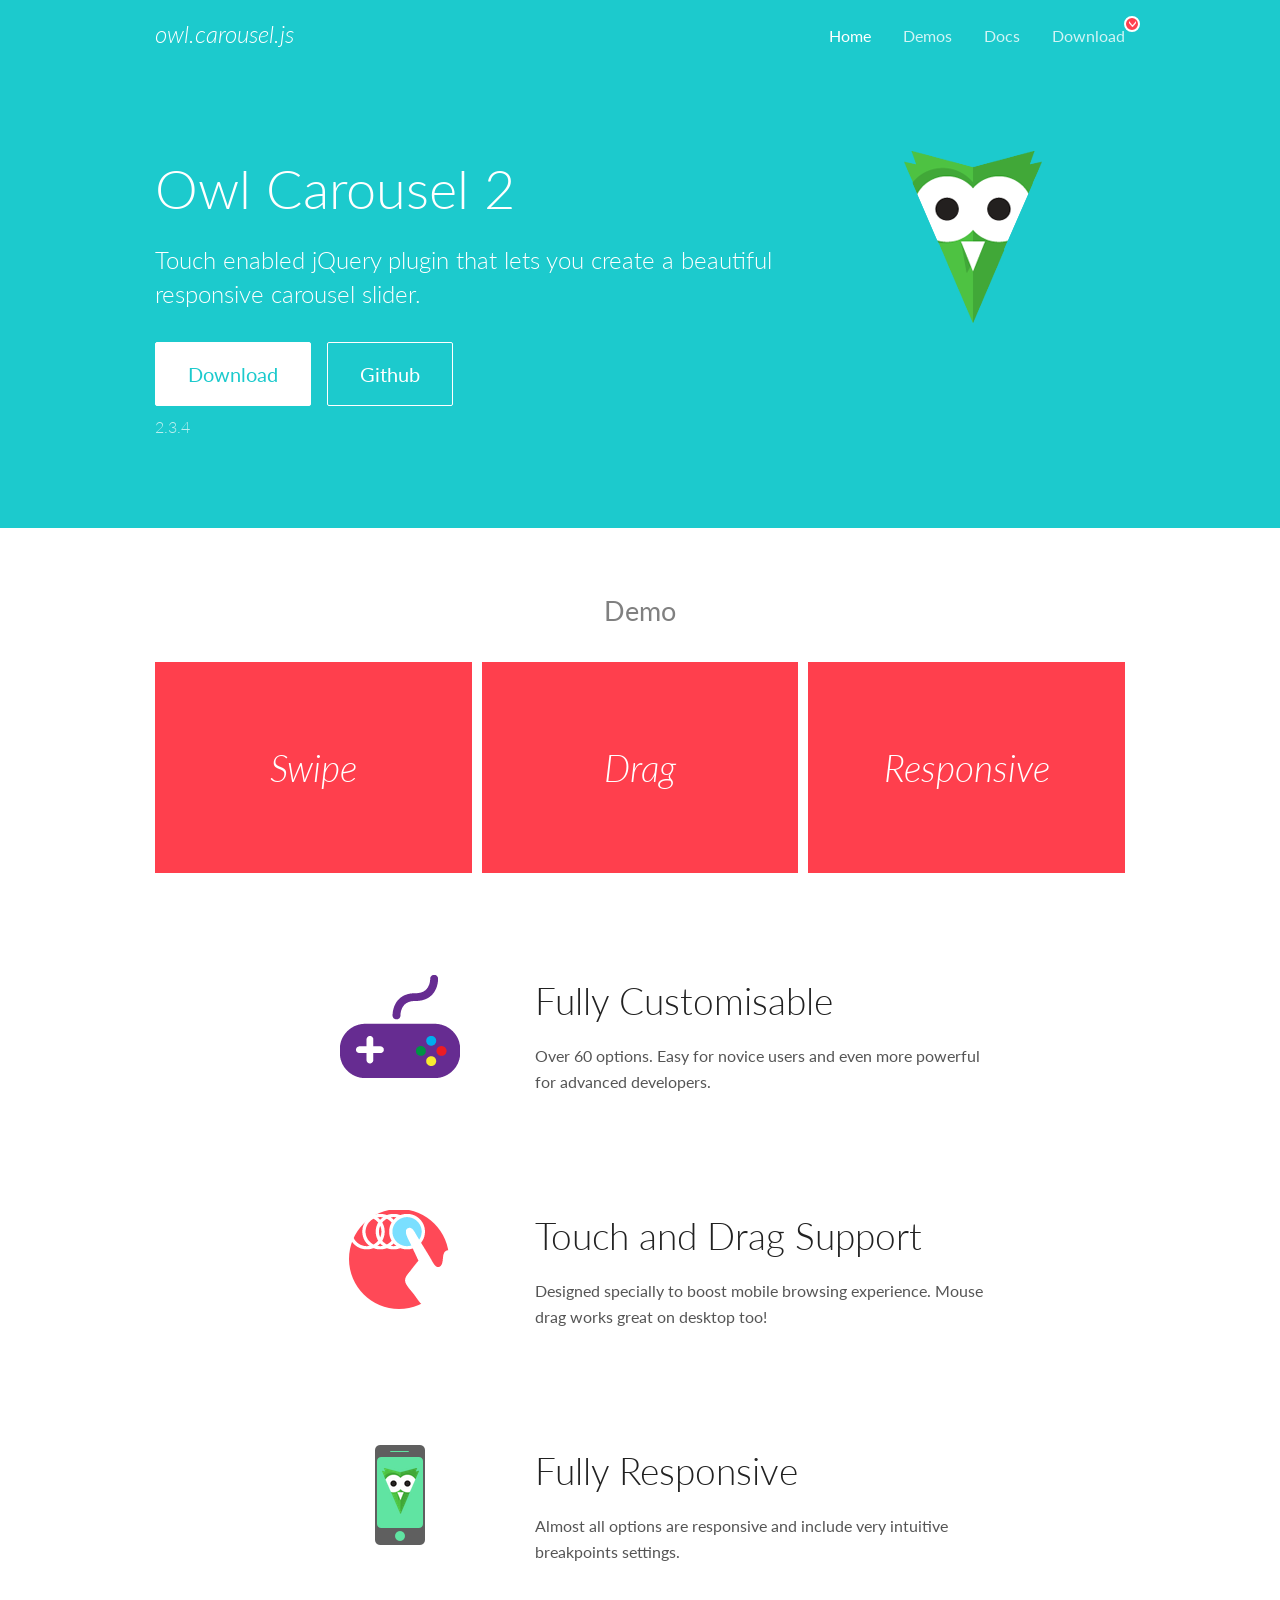
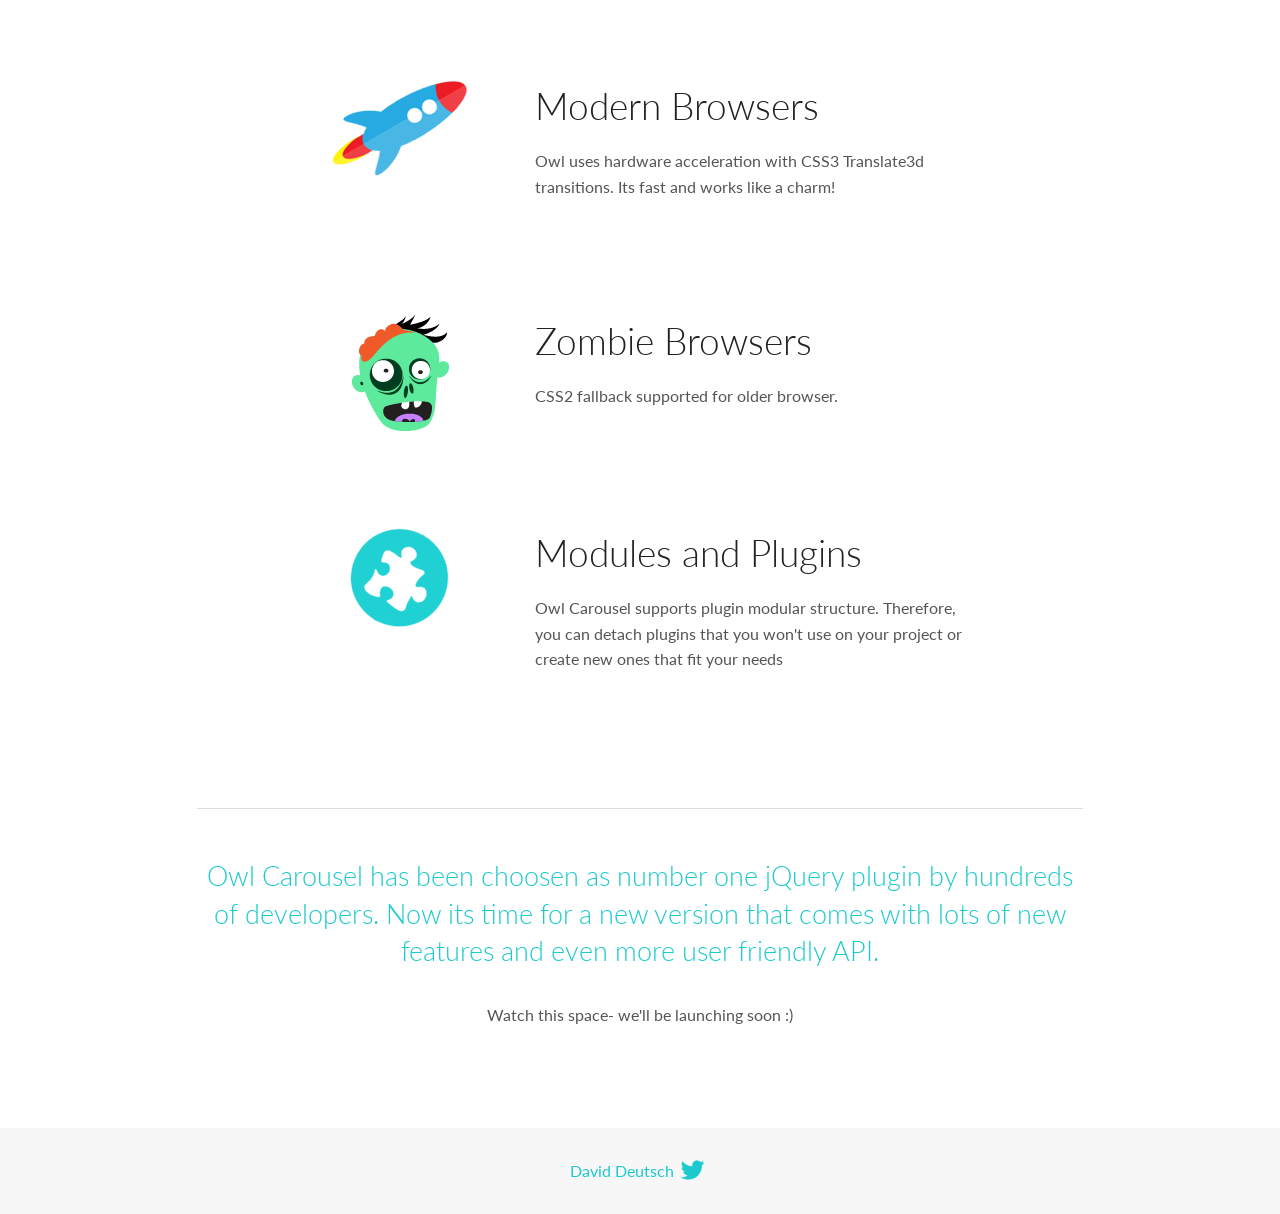
<file: OwlCarousel2-2.3.4/OwlCarousel2-2.3.4/docs/index.html>
<!DOCTYPE html>
<html lang="en">
  <head>

    <!-- head -->
    <meta charset="utf-8">
    <meta name="msapplication-tap-highlight" content="no" />
    <meta name="viewport" content="width=device-width, initial-scale=1.0" />
    <meta name="description" content="Touch enabled jQuery plugin that lets you create beautiful responsive carousel slider.">
    <meta name="author" content="David Deutsch">
    <title>
      Home | Owl Carousel | 2.3.4
    </title>

    <!-- Stylesheets -->
    <link href='https://fonts.googleapis.com/css?family=Lato:300,400,700,400italic,300italic' rel='stylesheet' type='text/css'>
    <link rel="stylesheet" href="assets/css/docs.theme.min.css">

    <!-- Owl Stylesheets -->
    <link rel="stylesheet" href="assets/owlcarousel/assets/owl.carousel.min.css">
    <link rel="stylesheet" href="assets/owlcarousel/assets/owl.theme.default.min.css">

    <!-- HTML5 shim and Respond.js IE8 support of HTML5 elements and media queries -->

    <!--[if lt IE 9]>
      <script src="https://oss.maxcdn.com/libs/html5shiv/3.7.0/html5shiv.js"></script>
      <script src="https://oss.maxcdn.com/libs/respond.js/1.3.0/respond.min.js"></script>
    <![endif]-->

    <!-- Favicons -->
    <link rel="apple-touch-icon-precomposed" sizes="144x144" href="assets/ico/apple-touch-icon-144-precomposed.png">
    <link rel="shortcut icon" href="assets/ico/favicon.png">
    <link rel="shortcut icon" href="favicon.ico">

    <!-- Yeah i know js should not be in header. Its required for demos.-->

    <!-- javascript -->
    <script src="assets/vendors/jquery.min.js"></script>
    <script src="assets/owlcarousel/owl.carousel.js"></script>
  </head>
  <body>

    <!-- header -->
    <header class="header">
      <div class="row">
        <div class="large-12 columns">
          <div class="brand left">
            <h3>
              <a href="/OwlCarousel2/">owl.carousel.js</a> 
            </h3>
          </div>
          <a id="toggle-nav" class="right">
            <span></span> <span></span> <span></span> 
          </a> 
          <div class="nav-bar">
            <ul class="clearfix">
              <li class="active">
                <a href="/OwlCarousel2/index.html">Home</a> 
              </li>
              <li> <a href="/OwlCarousel2/demos/demos.html">Demos</a>  </li>
              <li> <a href="/OwlCarousel2/docs/started-welcome.html">Docs</a>  </li>
              <li>
                <a href="https://github.com/OwlCarousel2/OwlCarousel2/archive/2.3.4.zip">Download</a> 
                <span class="download"></span> 
              </li>
            </ul>
          </div>
        </div>
      </div>
    </header>

    <!-- home panel -->
    <section id="hero">
      <div class="row">
        <div class="large-8 medium-8 columns">
          <h1>Owl Carousel 2</h1>
          <h4>Touch enabled jQuery plugin that lets you create a beautiful responsive carousel slider.</h4>
          <a href="https://github.com/OwlCarousel2/OwlCarousel2/archive/2.3.4.zip" class="hero-button">Download</a> 
          <a href="https://github.com/OwlCarousel2/OwlCarousel2" class="hero-button outline">Github</a> 
          <p>2.3.4</p>
        </div>
        <div class="large-4 medium-4 columns">
          <img class="owl-logo" src="assets/img/owl-logo.png" alt="mr. Owl">
        </div>
      </div>
    </section>

    <!-- body -->
    <div class="home-demo">
      <div class="row">
        <div class="large-12 columns">
          <h3>Demo</h3>
          <div class="owl-carousel">
            <div class="item">
              <h2>Swipe</h2>
            </div>
            <div class="item">
              <h2>Drag</h2>
            </div>
            <div class="item">
              <h2>Responsive</h2>
            </div>
            <div class="item">
              <h2>CSS3</h2>
            </div>
            <div class="item">
              <h2>Fast</h2>
            </div>
            <div class="item">
              <h2>Easy</h2>
            </div>
            <div class="item">
              <h2>Free</h2>
            </div>
            <div class="item">
              <h2>Upgradable</h2>
            </div>
            <div class="item">
              <h2>Tons of options</h2>
            </div>
            <div class="item">
              <h2>Infinity</h2>
            </div>
            <div class="item">
              <h2>Auto Width</h2>
            </div>
          </div>
        </div>
      </div>
    </div>
    <script>
      var owl = $('.owl-carousel');
      owl.owlCarousel({
        margin: 10,
        loop: true,
        responsive: {
          0: {
            items: 1
          },
          600: {
            items: 2
          },
          1000: {
            items: 3
          }
        }
      })
    </script>

    <!-- features -->
    <div id="features">
      <div class="row">
        <div class="small-12 medium-9 small-centered columns">
          <section class="row feature">
            <div class="medium-4 small-12 columns">
              <img src="assets/img/feature-options.png" alt="">
            </div>
            <div class="medium-8 small-12 columns">
              <h2>Fully Customisable</h2>
              <p>Over 60 options. Easy for novice users and even more powerful for advanced developers.</p>
            </div>
          </section>
          <section class="row feature">
            <div class="medium-4 small-12 columns">
              <img src="assets/img/feature-drag.png" alt="">
            </div>
            <div class="medium-8 small-12 columns">
              <h2>Touch and Drag Support</h2>
              <p>Designed specially to boost mobile browsing experience. Mouse drag works great on desktop too!</p>
            </div>
          </section>
          <section class="row feature">
            <div class="medium-4 small-12 columns">
              <img src="assets/img/feature-responsive.png" alt="">
            </div>
            <div class="medium-8 small-12 columns">
              <h2>Fully Responsive</h2>
              <p>Almost all options are responsive and include very intuitive breakpoints settings.</p>
            </div>
          </section>
          <section class="row feature">
            <div class="medium-4 small-12 columns">
              <img src="assets/img/feature-modern.png" alt="">
            </div>
            <div class="medium-8 small-12 columns">
              <h2>Modern Browsers</h2>
              <p>Owl uses hardware acceleration with CSS3 Translate3d transitions. Its fast and works like a charm! </p>
            </div>
          </section>
          <section class="row feature">
            <div class="medium-4 small-12 columns">
              <img src="assets/img/feature-zombie.png" alt="">
            </div>
            <div class="medium-8 small-12 columns">
              <h2>Zombie Browsers</h2>
              <p>CSS2 fallback supported for older browser.</p>
            </div>
          </section>
          <section class="row feature">
            <div class="medium-4 small-12 columns">
              <img src="assets/img/feature-module.png" alt="">
            </div>
            <div class="medium-8 small-12 columns">
              <h2>Modules and Plugins</h2>
              <p>Owl Carousel supports plugin modular structure. Therefore, you can detach plugins that you won&#x27;t use on your project or create new ones that fit your needs</p>
            </div>
          </section>
        </div>
      </div>
    </div>

    <!-- footer -->
    <section id="teaser-text">
      <div class="row">
        <div class="small-12 medium-11 small-centered columns">
          <hr>
          <h3 id="owl-carousel-has-been-choosen-as-number-one-jquery-plugin-by-hundreds-of-developers-now-its-time-for-a-new-version-that-comes-with-lots-of-new-features-and-even-more-user-friendly-api-">Owl Carousel has been choosen as number one jQuery plugin by hundreds of developers. Now its time for a new version that comes with lots of new features and even more user friendly API.</h3>
          <p>Watch this space- we&#39;ll be launching soon :)</p>
        </div>
      </div>
    </section>

    <!-- footer -->
    <footer class="footer">
      <div class="row">
        <div class="large-12 columns">
          <h5>
            <a href="/OwlCarousel2/docs/support-contact.html">David Deutsch</a> 
            <a id="custom-tweet-button" href="https://twitter.com/share?url=https://github.com/OwlCarousel2/OwlCarousel2&text=Owl Carousel - This is so awesome! " target="_blank"></a> 
          </h5>
        </div>
      </div>
    </footer>

    <!-- vendors -->
    <script src="assets/vendors/highlight.js"></script>
    <script src="assets/js/app.js"></script>
  </body>
</html>
</file>
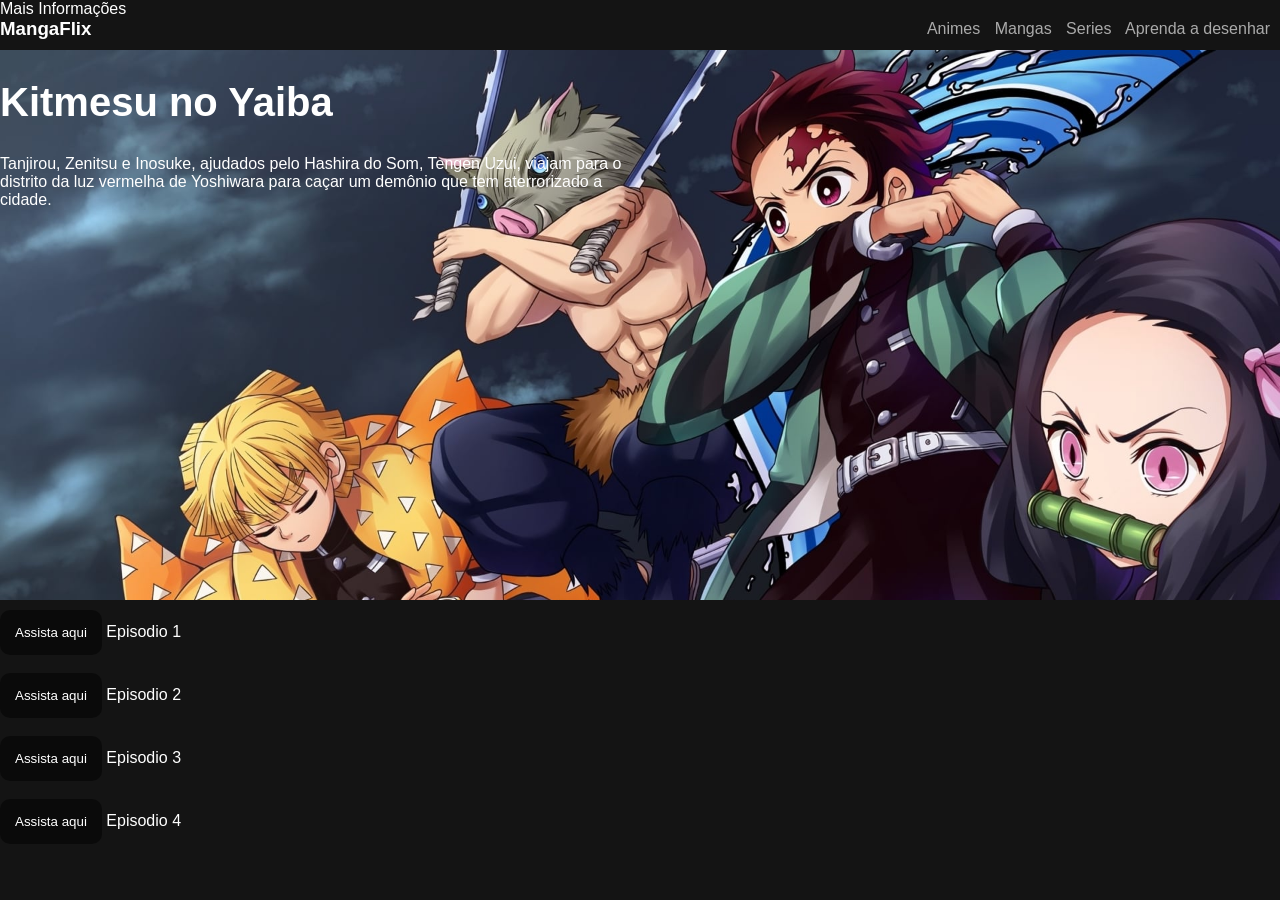
<file: infos.html>
<!DOCTYPE html>
<html lang="en">
<head>
    <meta charset="UTF-8">
    <meta http-equiv="X-UA-Compatible" content="IE=edge">
    <meta name="viewport" content="width=device-width, initial-scale=1.0">
    <link rel="stylesheet" href="style/main.css">
    <link rel="styleshett" href="style/responsive.css"

    <title>Mais Informações</title>
</head>
<body>
    <header>
        <div class="container2">
        <h3 id="logo"> MangaFlix</h3>
        <nav>
            <a href=""> Animes</a>
            <a href=""> Mangas</a>
            <a href=""> Series</a>
            <a href=""> Aprenda a desenhar</a>
        </nav>
    </div>

    <main>

        <div class = "both">
            <div class = "container3">
                <h3 class="newtitulo">Kitmesu no Yaiba</h3>
                <p class ='newsinopse'>Tanjirou, Zenitsu e Inosuke, ajudados pelo Hashira do Som, Tengen Uzui, viajam para o distrito da luz vermelha de Yoshiwara para caçar um demônio que tem aterrorizado a cidade.</p>
            </div>

        </div>
        <div class="texto">

            <ul class = "text">
                <li><button class="botao"> Assista aqui</button> Episodio 1 </li><br>
                <li><button class="botao"> Assista aqui</button> Episodio 2 </li><br>
                <li><button class="botao"> Assista aqui</button> Episodio 3</li><br>
                <li><button class="botao"> Assista aqui</button> Episodio 4</li><br>

            </ul>


        </div>


    </main>
    </header>
</body>
</html>
</file>
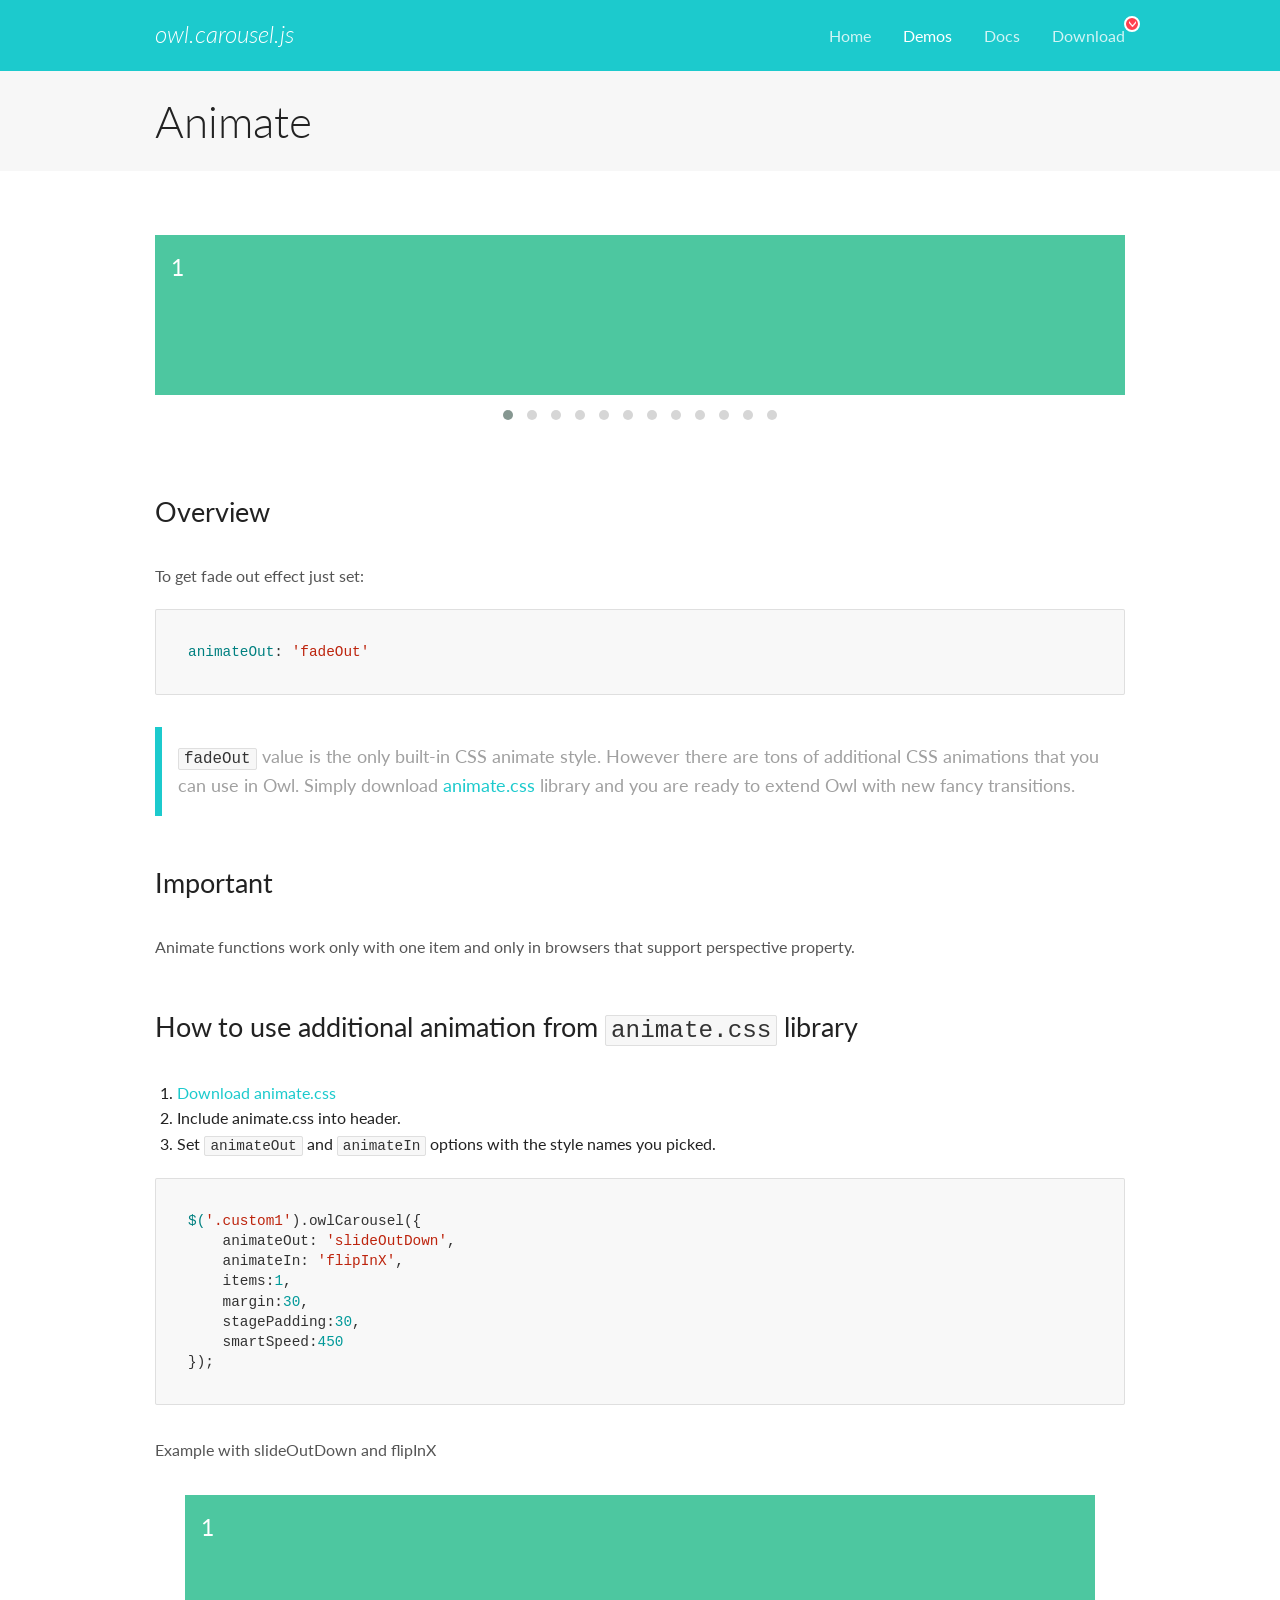
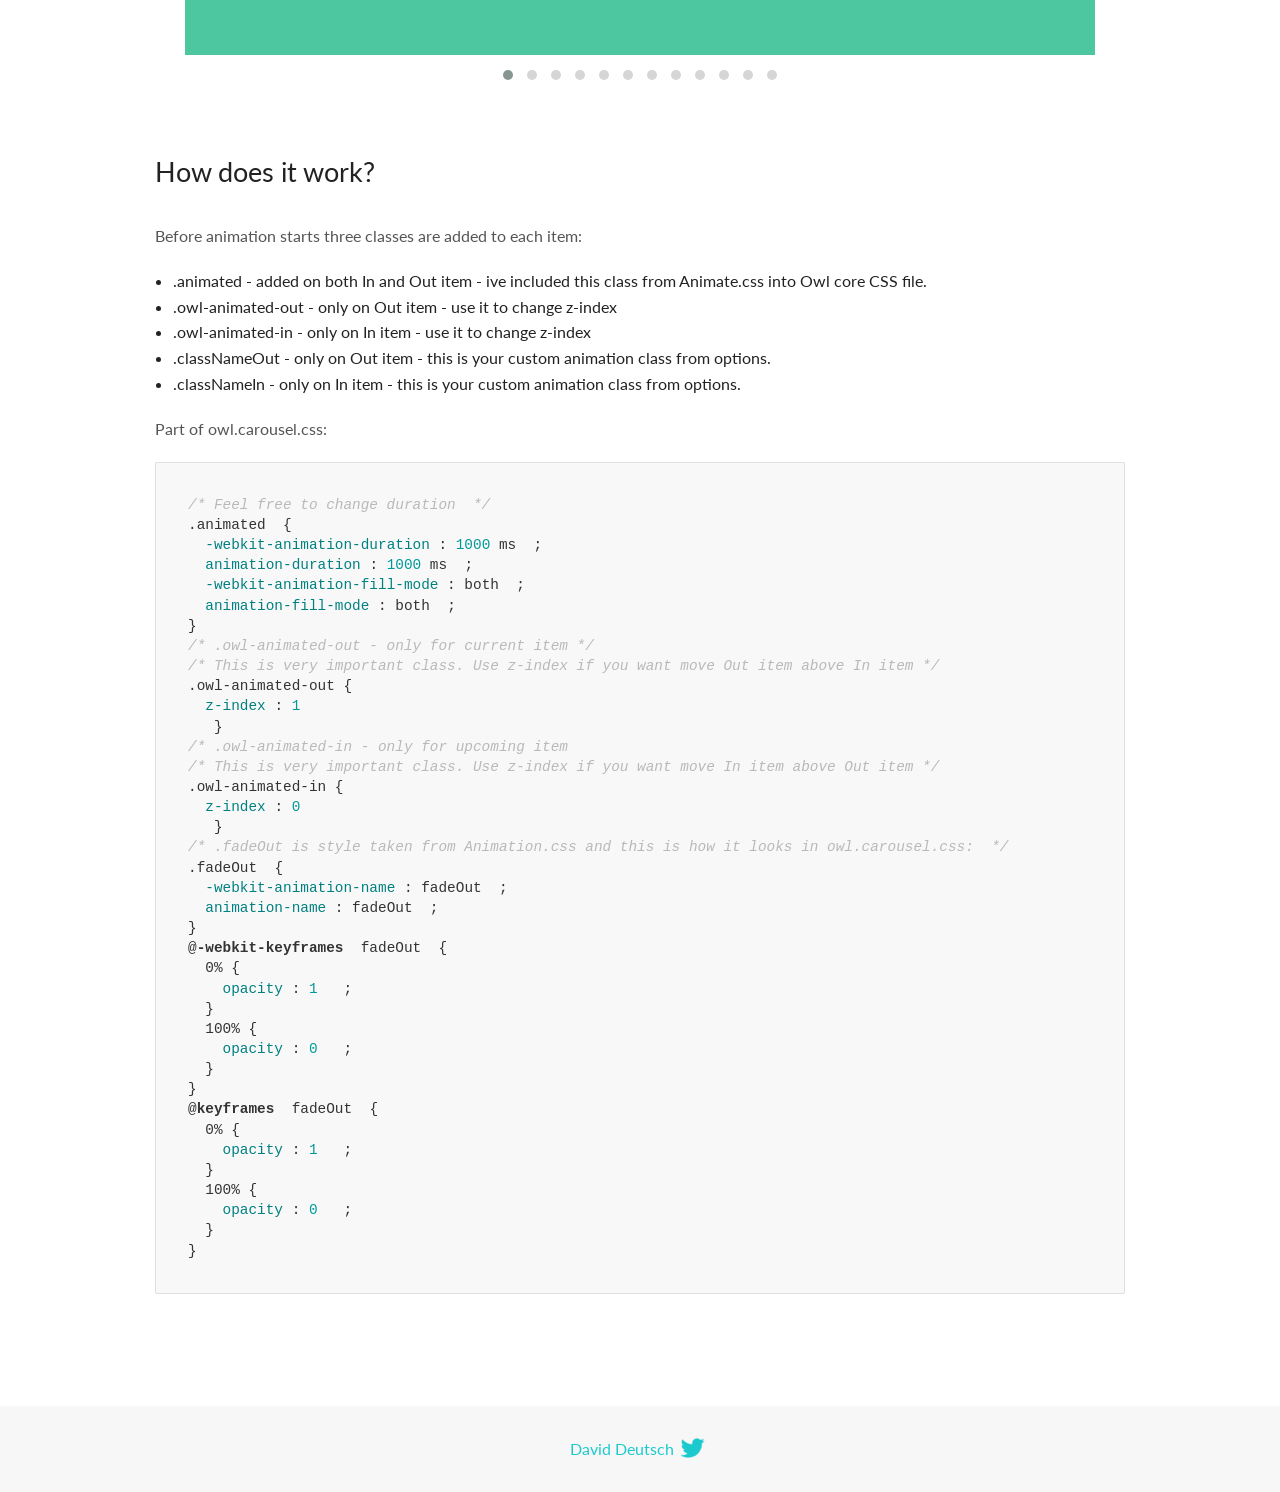
<file: OwlCarousel2-2.3.4/OwlCarousel2-2.3.4/docs/demos/animate.html>
<!DOCTYPE html>
<html lang="en">
  <head>

    <!-- head -->
    <meta charset="utf-8">
    <meta name="msapplication-tap-highlight" content="no" />
    <meta name="viewport" content="width=device-width, initial-scale=1.0" />
    <meta name="description" content="Animate carousel">
    <meta name="author" content="David Deutsch">
    <title>
      Animate Demo | Owl Carousel | 2.3.4
    </title>

    <!-- Stylesheets -->
    <link href='https://fonts.googleapis.com/css?family=Lato:300,400,700,400italic,300italic' rel='stylesheet' type='text/css'>
    <link rel="stylesheet" href="../assets/css/docs.theme.min.css">

    <!-- Owl Stylesheets -->
    <link rel="stylesheet" href="../assets/owlcarousel/assets/owl.carousel.min.css">
    <link rel="stylesheet" href="../assets/owlcarousel/assets/owl.theme.default.min.css">

    <!-- HTML5 shim and Respond.js IE8 support of HTML5 elements and media queries -->

    <!--[if lt IE 9]>
      <script src="https://oss.maxcdn.com/libs/html5shiv/3.7.0/html5shiv.js"></script>
      <script src="https://oss.maxcdn.com/libs/respond.js/1.3.0/respond.min.js"></script>
    <![endif]-->

    <!-- Favicons -->
    <link rel="apple-touch-icon-precomposed" sizes="144x144" href="../assets/ico/apple-touch-icon-144-precomposed.png">
    <link rel="shortcut icon" href="../assets/ico/favicon.png">
    <link rel="shortcut icon" href="favicon.ico">

    <!-- Yeah i know js should not be in header. Its required for demos.-->

    <!-- javascript -->
    <script src="../assets/vendors/jquery.min.js"></script>
    <script src="../assets/owlcarousel/owl.carousel.js"></script>
  </head>
  <body>

    <!-- header -->
    <header class="header">
      <div class="row">
        <div class="large-12 columns">
          <div class="brand left">
            <h3>
              <a href="/OwlCarousel2/">owl.carousel.js</a> 
            </h3>
          </div>
          <a id="toggle-nav" class="right">
            <span></span> <span></span> <span></span> 
          </a> 
          <div class="nav-bar">
            <ul class="clearfix">
              <li> <a href="/OwlCarousel2/index.html">Home</a>  </li>
              <li class="active">
                <a href="/OwlCarousel2/demos/demos.html">Demos</a> 
              </li>
              <li> <a href="/OwlCarousel2/docs/started-welcome.html">Docs</a>  </li>
              <li>
                <a href="https://github.com/OwlCarousel2/OwlCarousel2/archive/2.3.4.zip">Download</a> 
                <span class="download"></span> 
              </li>
            </ul>
          </div>
        </div>
      </div>
    </header>

    <!-- title -->
    <section class="title">
      <div class="row">
        <div class="large-12 columns">
          <h1>Animate</h1>
        </div>
      </div>
    </section>

    <!--  Demos -->
    <section id="demos">
      <div class="row">
        <div class="large-12 columns">
          <div class="fadeOut owl-carousel owl-theme">
            <div class="item">
              <h4>1</h4>
            </div>
            <div class="item">
              <h4>2</h4>
            </div>
            <div class="item">
              <h4>3</h4>
            </div>
            <div class="item">
              <h4>4</h4>
            </div>
            <div class="item">
              <h4>5</h4>
            </div>
            <div class="item">
              <h4>6</h4>
            </div>
            <div class="item">
              <h4>7</h4>
            </div>
            <div class="item">
              <h4>8</h4>
            </div>
            <div class="item">
              <h4>9</h4>
            </div>
            <div class="item">
              <h4>10</h4>
            </div>
            <div class="item">
              <h4>11</h4>
            </div>
            <div class="item">
              <h4>12</h4>
            </div>
          </div>
          <h3 id="overview">Overview</h3>
          <p>To get fade out effect just set:</p>
          <pre><code>animateOut: &#39;fadeOut&#39;</code></pre>
          <blockquote>
            <p><code>fadeOut</code> value is the only built-in CSS animate style. However there are tons of additional CSS animations that you can use in Owl. Simply download
              <a href="https://daneden.github.io/animate.css/">animate.css</a>  library and you are ready to extend Owl with new fancy transitions.</p>
          </blockquote>
          <h3 id="important">Important</h3>
          <p>Animate functions work only with one item and only in browsers that support perspective property.</p>
          <h3 id="how-to-use-additional-animation-from-animate-css-library">How to use additional animation from <code>animate.css</code> library</h3>
          <ol>
            <li> <a href="https://daneden.github.io/animate.css/">Download animate.css</a>  </li>
            <li>Include animate.css into header.</li>
            <li>Set <code>animateOut</code> and <code>animateIn</code> options with the style names you picked.</li>
          </ol>
          <pre><code>$(&#39;.custom1&#39;).owlCarousel({
    animateOut: &#39;slideOutDown&#39;,
    animateIn: &#39;flipInX&#39;,
    items:1,
    margin:30,
    stagePadding:30,
    smartSpeed:450
});</code></pre>
          <p>Example with slideOutDown and flipInX</p>
          <div class="custom1 owl-carousel owl-theme">
            <div class="item">
              <h4>1</h4>
            </div>
            <div class="item">
              <h4>2</h4>
            </div>
            <div class="item">
              <h4>3</h4>
            </div>
            <div class="item">
              <h4>4</h4>
            </div>
            <div class="item">
              <h4>5</h4>
            </div>
            <div class="item">
              <h4>6</h4>
            </div>
            <div class="item">
              <h4>7</h4>
            </div>
            <div class="item">
              <h4>8</h4>
            </div>
            <div class="item">
              <h4>9</h4>
            </div>
            <div class="item">
              <h4>10</h4>
            </div>
            <div class="item">
              <h4>11</h4>
            </div>
            <div class="item">
              <h4>12</h4>
            </div>
          </div>
          <h3 id="how-does-it-work-">How does it work?</h3>
          <p>Before animation starts three classes are added to each item:</p>
          <ul>
            <li>.animated - added on both In and Out item - ive included this class from Animate.css into Owl core CSS file.</li>
            <li>.owl-animated-out - only on Out item - use it to change z-index</li>
            <li>.owl-animated-in - only on In item - use it to change z-index</li>
            <li>.classNameOut - only on Out item - this is your custom animation class from options.</li>
            <li>.classNameIn - only on In item - this is your custom animation class from options.</li>
          </ul>
          <p>Part of owl.carousel.css:</p>
          <pre><code class="language-css"><span class="comment">/* Feel free to change duration  */</span> 
<span class="class">.animated</span>  <span class="rules">{
  <span class="rule"><span class="attribute">-webkit-animation-duration</span> :<span class="value"> <span class="number">1000</span> ms</span> </span> ;
  <span class="rule"><span class="attribute">animation-duration</span> :<span class="value"> <span class="number">1000</span> ms</span> </span> ;
  <span class="rule"><span class="attribute">-webkit-animation-fill-mode</span> :<span class="value"> both</span> </span> ;
  <span class="rule"><span class="attribute">animation-fill-mode</span> :<span class="value"> both</span> </span> ;
<span class="rule">}</span> </span> 
<span class="comment">/* .owl-animated-out - only for current item */</span> 
<span class="comment">/* This is very important class. Use z-index if you want move Out item above In item */</span> 
<span class="class">.owl-animated-out</span> <span class="rules">{
  <span class="rule"><span class="attribute">z-index</span> :<span class="value"> <span class="number">1</span> 
</span> </span> </span> }
<span class="comment">/* .owl-animated-in - only for upcoming item
/* This is very important class. Use z-index if you want move In item above Out item */</span> 
<span class="class">.owl-animated-in</span> <span class="rules">{
  <span class="rule"><span class="attribute">z-index</span> :<span class="value"> <span class="number">0</span> 
</span> </span> </span> }
<span class="comment">/* .fadeOut is style taken from Animation.css and this is how it looks in owl.carousel.css:  */</span> 
<span class="class">.fadeOut</span>  <span class="rules">{
  <span class="rule"><span class="attribute">-webkit-animation-name</span> :<span class="value"> fadeOut</span> </span> ;
  <span class="rule"><span class="attribute">animation-name</span> :<span class="value"> fadeOut</span> </span> ;
<span class="rule">}</span> </span> 
<span class="at_rule">@<span class="keyword">-webkit-keyframes</span>  fadeOut </span> {
  0% <span class="rules">{
    <span class="rule"><span class="attribute">opacity</span> :<span class="value"> <span class="number">1</span> </span> </span> ;
  <span class="rule">}</span> </span> 
  100% <span class="rules">{
    <span class="rule"><span class="attribute">opacity</span> :<span class="value"> <span class="number">0</span> </span> </span> ;
  <span class="rule">}</span> </span> 
}
<span class="at_rule">@<span class="keyword">keyframes</span>  fadeOut </span> {
  0% <span class="rules">{
    <span class="rule"><span class="attribute">opacity</span> :<span class="value"> <span class="number">1</span> </span> </span> ;
  <span class="rule">}</span> </span> 
  100% <span class="rules">{
    <span class="rule"><span class="attribute">opacity</span> :<span class="value"> <span class="number">0</span> </span> </span> ;
  <span class="rule">}</span> </span> 
}</code></pre>
          <link rel="stylesheet" href="../assets/css/animate.css">
          <script>
            jQuery(document).ready(function($) {
              $('.fadeOut').owlCarousel({
                items: 1,
                animateOut: 'fadeOut',
                loop: true,
                margin: 10,
              });
              $('.custom1').owlCarousel({
                animateOut: 'slideOutDown',
                animateIn: 'flipInX',
                items: 1,
                margin: 30,
                stagePadding: 30,
                smartSpeed: 450
              });
            });
          </script>
        </div>
      </div>
    </section>

    <!-- footer -->
    <footer class="footer">
      <div class="row">
        <div class="large-12 columns">
          <h5>
            <a href="/OwlCarousel2/docs/support-contact.html">David Deutsch</a> 
            <a id="custom-tweet-button" href="https://twitter.com/share?url=https://github.com/OwlCarousel2/OwlCarousel2&text=Owl Carousel - This is so awesome! " target="_blank"></a> 
          </h5>
        </div>
      </div>
    </footer>

    <!-- vendors -->
    <script src="../assets/vendors/highlight.js"></script>
    <script src="../assets/js/app.js"></script>
  </body>
</html>
</file>
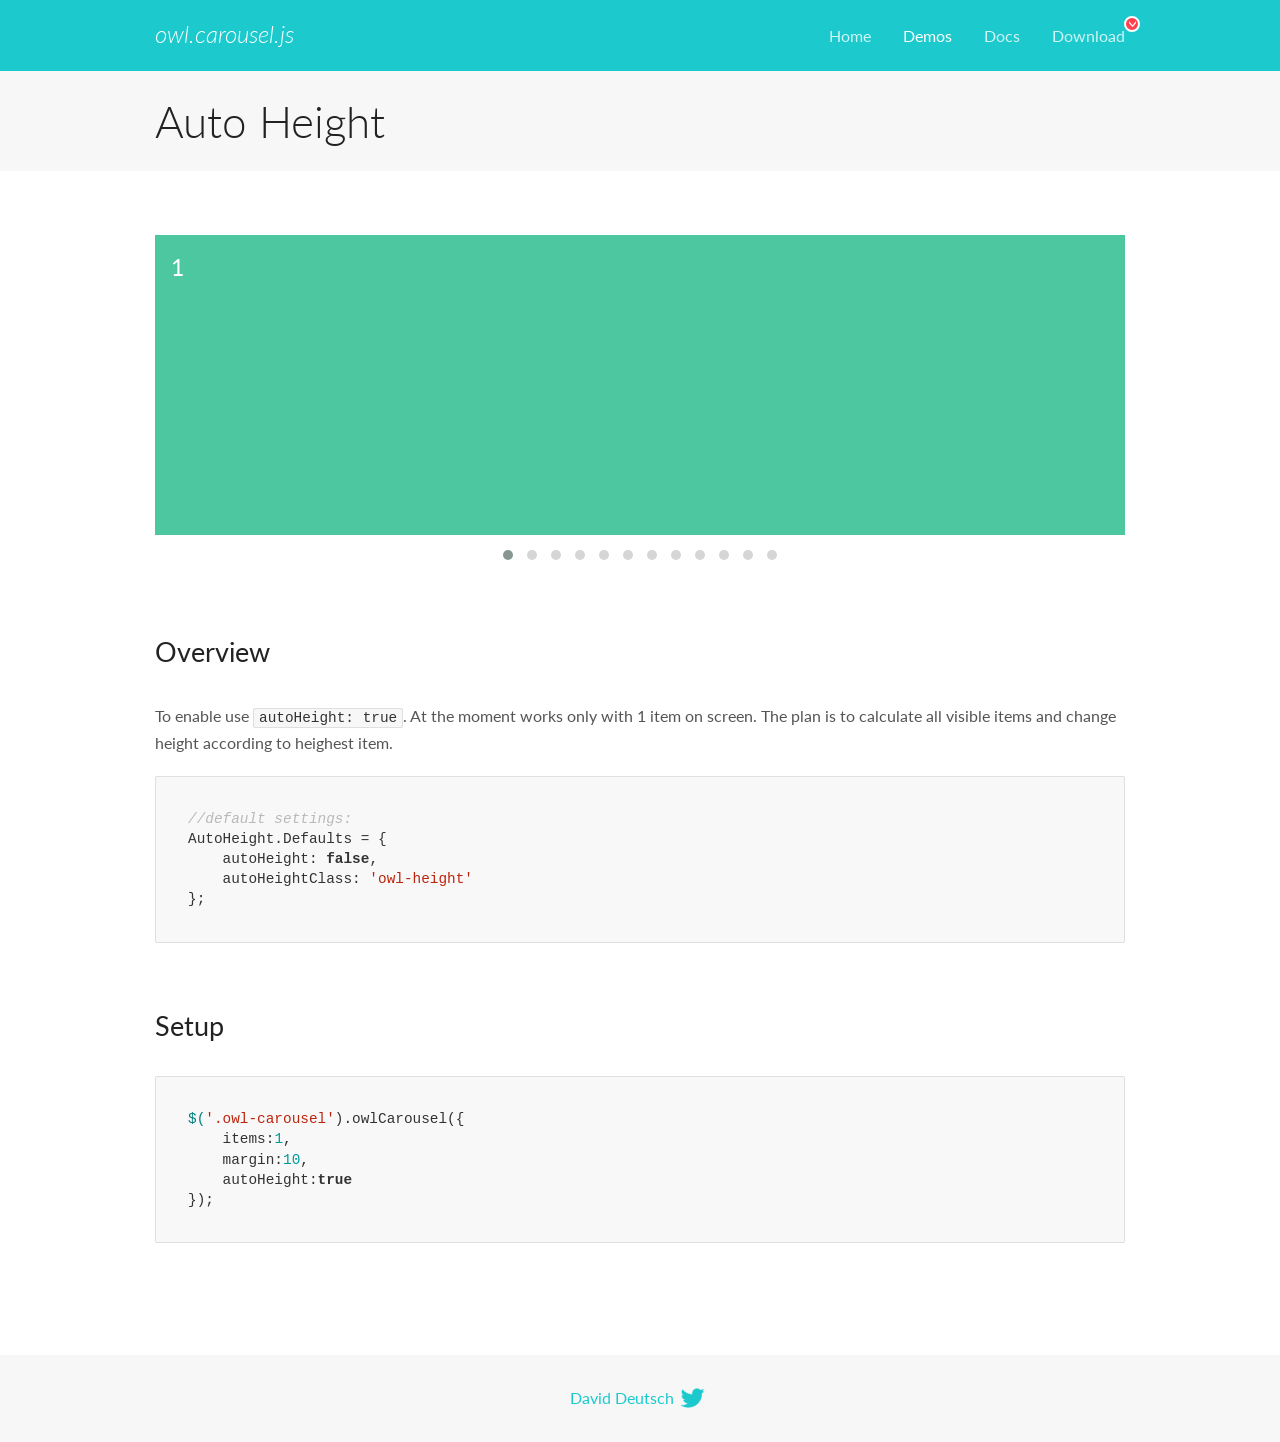
<file: OwlCarousel2-2.3.4/OwlCarousel2-2.3.4/docs/demos/autoheight.html>
<!DOCTYPE html>
<html lang="en">
  <head>

    <!-- head -->
    <meta charset="utf-8">
    <meta name="msapplication-tap-highlight" content="no" />
    <meta name="viewport" content="width=device-width, initial-scale=1.0" />
    <meta name="description" content="autoHeight usage demo">
    <meta name="author" content="David Deutsch">
    <title>
      Auto Height Demo | Owl Carousel | 2.3.4
    </title>

    <!-- Stylesheets -->
    <link href='https://fonts.googleapis.com/css?family=Lato:300,400,700,400italic,300italic' rel='stylesheet' type='text/css'>
    <link rel="stylesheet" href="../assets/css/docs.theme.min.css">

    <!-- Owl Stylesheets -->
    <link rel="stylesheet" href="../assets/owlcarousel/assets/owl.carousel.min.css">
    <link rel="stylesheet" href="../assets/owlcarousel/assets/owl.theme.default.min.css">

    <!-- HTML5 shim and Respond.js IE8 support of HTML5 elements and media queries -->

    <!--[if lt IE 9]>
      <script src="https://oss.maxcdn.com/libs/html5shiv/3.7.0/html5shiv.js"></script>
      <script src="https://oss.maxcdn.com/libs/respond.js/1.3.0/respond.min.js"></script>
    <![endif]-->

    <!-- Favicons -->
    <link rel="apple-touch-icon-precomposed" sizes="144x144" href="../assets/ico/apple-touch-icon-144-precomposed.png">
    <link rel="shortcut icon" href="../assets/ico/favicon.png">
    <link rel="shortcut icon" href="favicon.ico">

    <!-- Yeah i know js should not be in header. Its required for demos.-->

    <!-- javascript -->
    <script src="../assets/vendors/jquery.min.js"></script>
    <script src="../assets/owlcarousel/owl.carousel.js"></script>
  </head>
  <body>

    <!-- header -->
    <header class="header">
      <div class="row">
        <div class="large-12 columns">
          <div class="brand left">
            <h3>
              <a href="/OwlCarousel2/">owl.carousel.js</a> 
            </h3>
          </div>
          <a id="toggle-nav" class="right">
            <span></span> <span></span> <span></span> 
          </a> 
          <div class="nav-bar">
            <ul class="clearfix">
              <li> <a href="/OwlCarousel2/index.html">Home</a>  </li>
              <li class="active">
                <a href="/OwlCarousel2/demos/demos.html">Demos</a> 
              </li>
              <li> <a href="/OwlCarousel2/docs/started-welcome.html">Docs</a>  </li>
              <li>
                <a href="https://github.com/OwlCarousel2/OwlCarousel2/archive/2.3.4.zip">Download</a> 
                <span class="download"></span> 
              </li>
            </ul>
          </div>
        </div>
      </div>
    </header>

    <!-- title -->
    <section class="title">
      <div class="row">
        <div class="large-12 columns">
          <h1>Auto Height</h1>
        </div>
      </div>
    </section>

    <!--  Demos -->
    <section id="demos">
      <div class="row">
        <div class="large-12 columns">
          <div class="owl-carousel owl-theme">
            <div class="item" style="height:300px">
              <h4>1</h4>
            </div>
            <div class="item" style="height:100px">
              <h4>2</h4>
            </div>
            <div class="item" style="height:500px">
              <h4>3</h4>
            </div>
            <div class="item" style="height:250px">
              <h4>4</h4>
            </div>
            <div class="item" style="height:400px">
              <h4>5</h4>
            </div>
            <div class="item" style="height:500px">
              <h4>6</h4>
            </div>
            <div class="item" style="height:600px">
              <h4>7</h4>
            </div>
            <div class="item" style="height:400px">
              <h4>8</h4>
            </div>
            <div class="item" style="height:300px">
              <h4>9</h4>
            </div>
            <div class="item" style="height:350px">
              <h4>10</h4>
            </div>
            <div class="item" style="height:200px">
              <h4>11</h4>
            </div>
            <div class="item" style="height:150px">
              <h4>12</h4>
            </div>
          </div>
          <h3 id="overview">Overview</h3>
          <p>To enable use <code>autoHeight: true</code>. At the moment works only with 1 item on screen. The plan is to calculate all visible items and change height according to heighest item.</p>
          <pre><code>//default settings:
AutoHeight.Defaults = {
    autoHeight: false,
    autoHeightClass: &#39;owl-height&#39;
};</code></pre>
          <h3 id="setup">Setup</h3>
          <pre><code>$(&#39;.owl-carousel&#39;).owlCarousel({
    items:1,
    margin:10,
    autoHeight:true
});</code></pre>
          <script>
            $(document).ready(function() {
              $('.owl-carousel').owlCarousel({
                items: 1,
                margin: 10,
                autoHeight: true
              });
            })
          </script>
        </div>
      </div>
    </section>

    <!-- footer -->
    <footer class="footer">
      <div class="row">
        <div class="large-12 columns">
          <h5>
            <a href="/OwlCarousel2/docs/support-contact.html">David Deutsch</a> 
            <a id="custom-tweet-button" href="https://twitter.com/share?url=https://github.com/OwlCarousel2/OwlCarousel2&text=Owl Carousel - This is so awesome! " target="_blank"></a> 
          </h5>
        </div>
      </div>
    </footer>

    <!-- vendors -->
    <script src="../assets/vendors/highlight.js"></script>
    <script src="../assets/js/app.js"></script>
  </body>
</html>
</file>
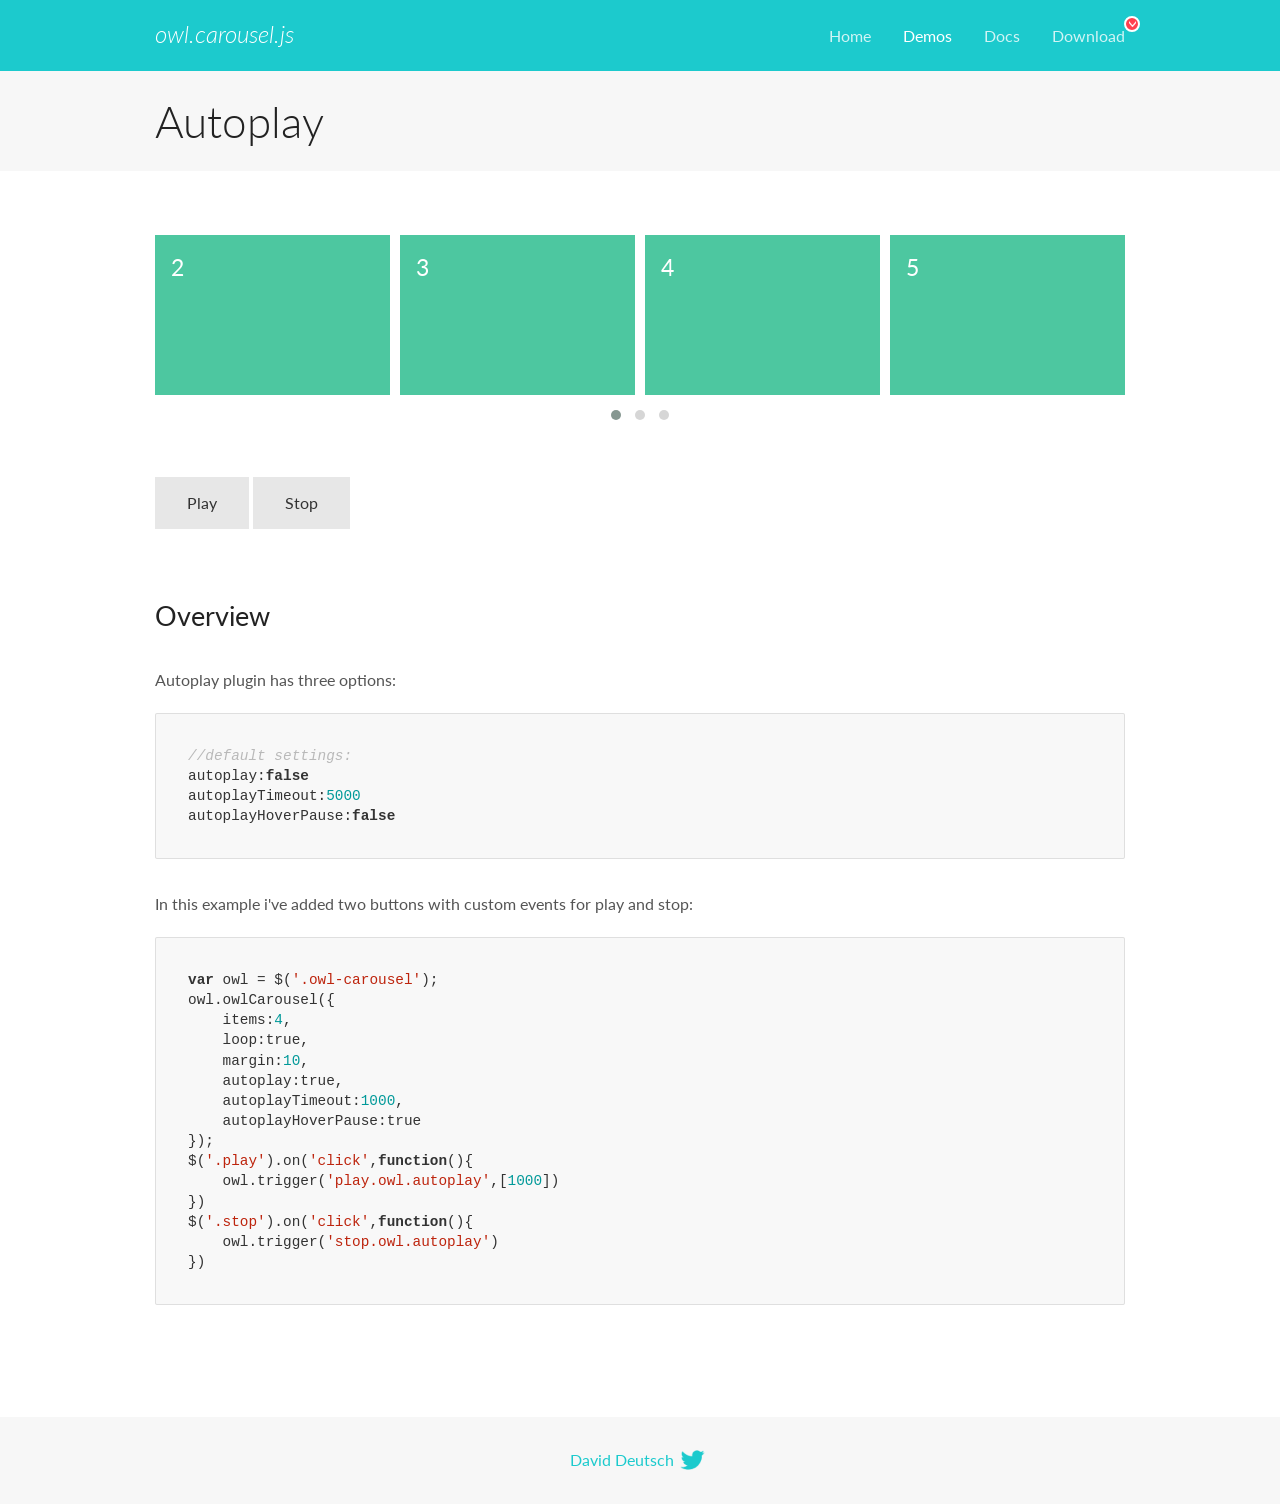
<file: OwlCarousel2-2.3.4/OwlCarousel2-2.3.4/docs/demos/autoplay.html>
<!DOCTYPE html>
<html lang="en">
  <head>

    <!-- head -->
    <meta charset="utf-8">
    <meta name="msapplication-tap-highlight" content="no" />
    <meta name="viewport" content="width=device-width, initial-scale=1.0" />
    <meta name="description" content="Autoplay usage demo">
    <meta name="author" content="David Deutsch">
    <title>
      Autoplay Demo | Owl Carousel | 2.3.4
    </title>

    <!-- Stylesheets -->
    <link href='https://fonts.googleapis.com/css?family=Lato:300,400,700,400italic,300italic' rel='stylesheet' type='text/css'>
    <link rel="stylesheet" href="../assets/css/docs.theme.min.css">

    <!-- Owl Stylesheets -->
    <link rel="stylesheet" href="../assets/owlcarousel/assets/owl.carousel.min.css">
    <link rel="stylesheet" href="../assets/owlcarousel/assets/owl.theme.default.min.css">

    <!-- HTML5 shim and Respond.js IE8 support of HTML5 elements and media queries -->

    <!--[if lt IE 9]>
      <script src="https://oss.maxcdn.com/libs/html5shiv/3.7.0/html5shiv.js"></script>
      <script src="https://oss.maxcdn.com/libs/respond.js/1.3.0/respond.min.js"></script>
    <![endif]-->

    <!-- Favicons -->
    <link rel="apple-touch-icon-precomposed" sizes="144x144" href="../assets/ico/apple-touch-icon-144-precomposed.png">
    <link rel="shortcut icon" href="../assets/ico/favicon.png">
    <link rel="shortcut icon" href="favicon.ico">

    <!-- Yeah i know js should not be in header. Its required for demos.-->

    <!-- javascript -->
    <script src="../assets/vendors/jquery.min.js"></script>
    <script src="../assets/owlcarousel/owl.carousel.js"></script>
  </head>
  <body>

    <!-- header -->
    <header class="header">
      <div class="row">
        <div class="large-12 columns">
          <div class="brand left">
            <h3>
              <a href="/OwlCarousel2/">owl.carousel.js</a> 
            </h3>
          </div>
          <a id="toggle-nav" class="right">
            <span></span> <span></span> <span></span> 
          </a> 
          <div class="nav-bar">
            <ul class="clearfix">
              <li> <a href="/OwlCarousel2/index.html">Home</a>  </li>
              <li class="active">
                <a href="/OwlCarousel2/demos/demos.html">Demos</a> 
              </li>
              <li> <a href="/OwlCarousel2/docs/started-welcome.html">Docs</a>  </li>
              <li>
                <a href="https://github.com/OwlCarousel2/OwlCarousel2/archive/2.3.4.zip">Download</a> 
                <span class="download"></span> 
              </li>
            </ul>
          </div>
        </div>
      </div>
    </header>

    <!-- title -->
    <section class="title">
      <div class="row">
        <div class="large-12 columns">
          <h1>Autoplay</h1>
        </div>
      </div>
    </section>

    <!--  Demos -->
    <section id="demos">
      <div class="row">
        <div class="large-12 columns">
          <div class="owl-carousel owl-theme">
            <div class="item">
              <h4>1</h4>
            </div>
            <div class="item">
              <h4>2</h4>
            </div>
            <div class="item">
              <h4>3</h4>
            </div>
            <div class="item">
              <h4>4</h4>
            </div>
            <div class="item">
              <h4>5</h4>
            </div>
            <div class="item">
              <h4>6</h4>
            </div>
            <div class="item">
              <h4>7</h4>
            </div>
            <div class="item">
              <h4>8</h4>
            </div>
            <div class="item">
              <h4>9</h4>
            </div>
            <div class="item">
              <h4>10</h4>
            </div>
            <div class="item">
              <h4>11</h4>
            </div>
            <div class="item">
              <h4>12</h4>
            </div>
          </div>
          <a class="button secondary play">Play</a> 
          <a class="button secondary stop">Stop</a> 
          <h3 id="overview">Overview</h3>
          <p>Autoplay plugin has three options:</p>
          <pre><code>//default settings:
autoplay:false
autoplayTimeout:5000
autoplayHoverPause:false</code></pre>
          <p>In this example i&#39;ve added two buttons with custom events for play and stop:</p>
          <pre><code>var owl = $(&#39;.owl-carousel&#39;);
owl.owlCarousel({
    items:4,
    loop:true,
    margin:10,
    autoplay:true,
    autoplayTimeout:1000,
    autoplayHoverPause:true
});
$(&#39;.play&#39;).on(&#39;click&#39;,function(){
    owl.trigger(&#39;play.owl.autoplay&#39;,[1000])
})
$(&#39;.stop&#39;).on(&#39;click&#39;,function(){
    owl.trigger(&#39;stop.owl.autoplay&#39;)
})</code></pre>
          <script>
            $(document).ready(function() {
              var owl = $('.owl-carousel');
              owl.owlCarousel({
                items: 4,
                loop: true,
                margin: 10,
                autoplay: true,
                autoplayTimeout: 1000,
                autoplayHoverPause: true
              });
              $('.play').on('click', function() {
                owl.trigger('play.owl.autoplay', [1000])
              })
              $('.stop').on('click', function() {
                owl.trigger('stop.owl.autoplay')
              })
            })
          </script>
        </div>
      </div>
    </section>

    <!-- footer -->
    <footer class="footer">
      <div class="row">
        <div class="large-12 columns">
          <h5>
            <a href="/OwlCarousel2/docs/support-contact.html">David Deutsch</a> 
            <a id="custom-tweet-button" href="https://twitter.com/share?url=https://github.com/OwlCarousel2/OwlCarousel2&text=Owl Carousel - This is so awesome! " target="_blank"></a> 
          </h5>
        </div>
      </div>
    </footer>

    <!-- vendors -->
    <script src="../assets/vendors/highlight.js"></script>
    <script src="../assets/js/app.js"></script>
  </body>
</html>
</file>
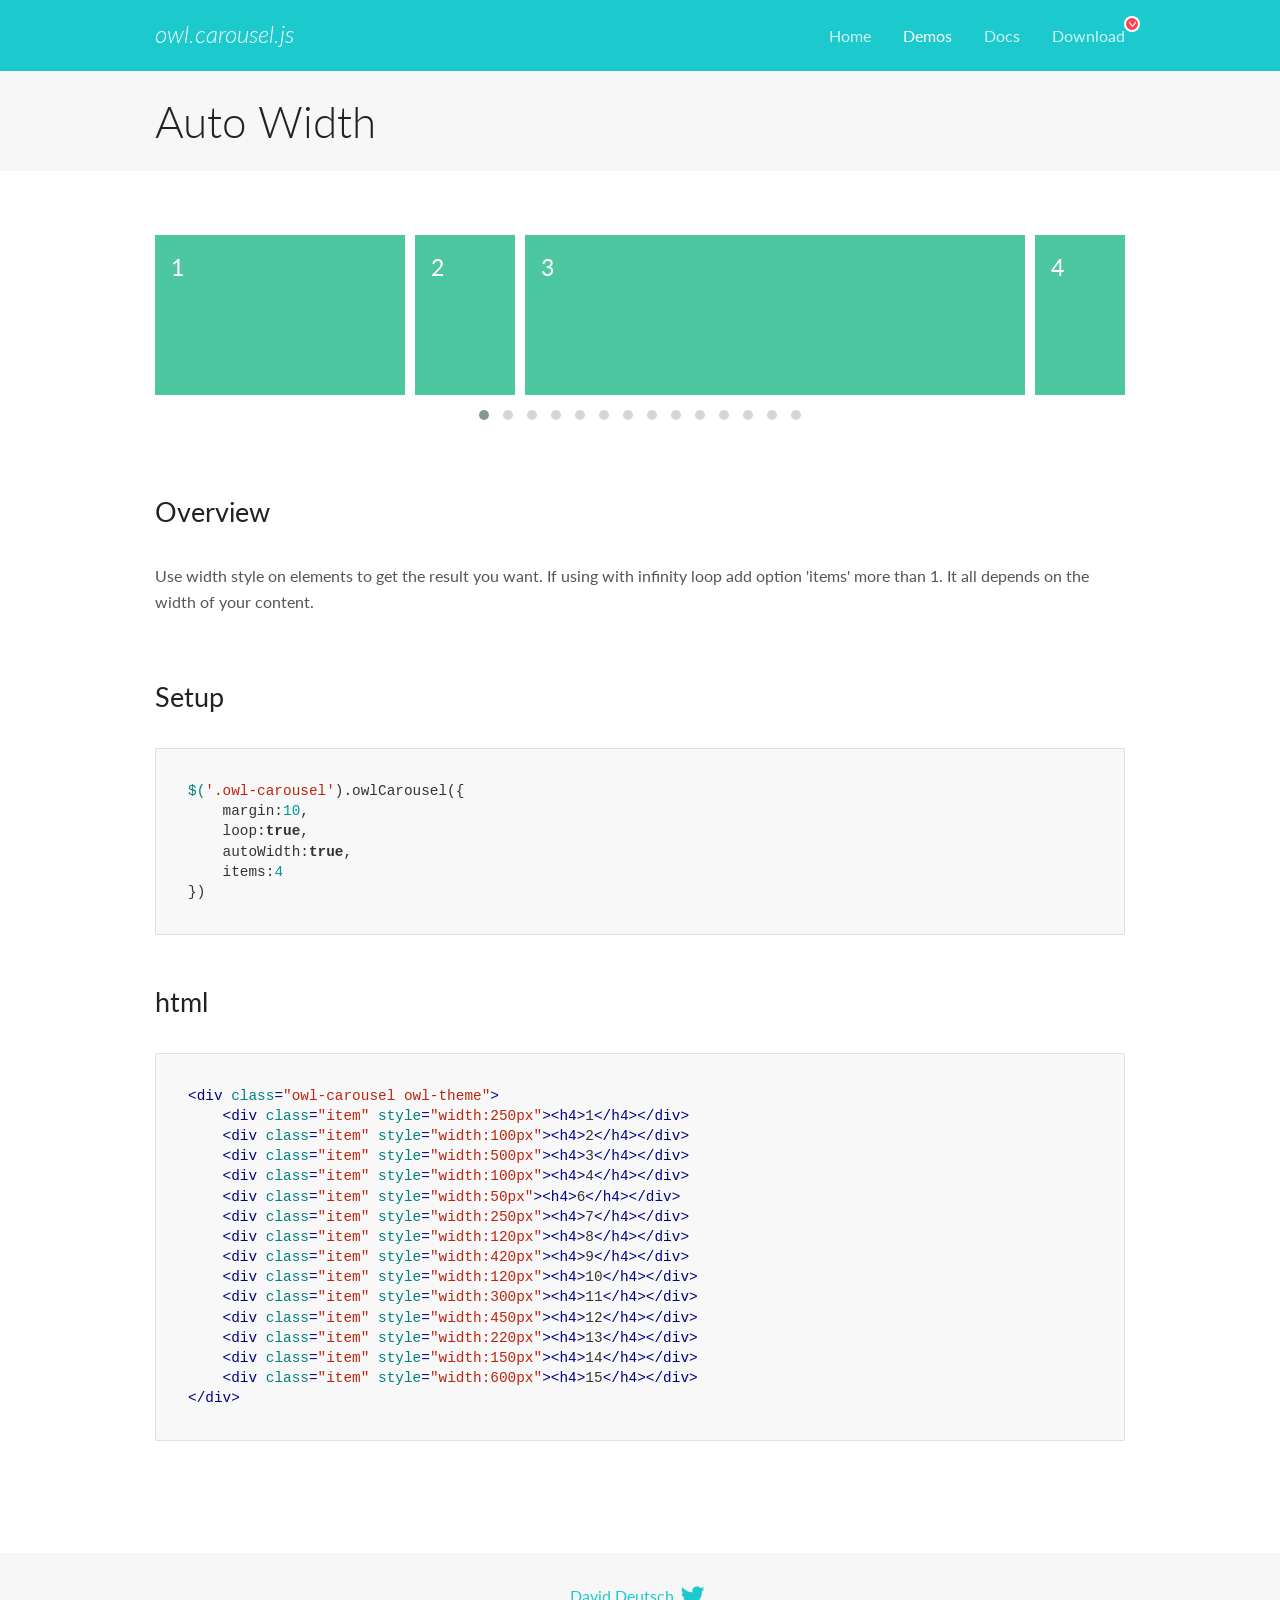
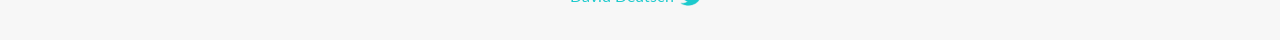
<file: OwlCarousel2-2.3.4/OwlCarousel2-2.3.4/docs/demos/autowidth.html>
<!DOCTYPE html>
<html lang="en">
  <head>

    <!-- head -->
    <meta charset="utf-8">
    <meta name="msapplication-tap-highlight" content="no" />
    <meta name="viewport" content="width=device-width, initial-scale=1.0" />
    <meta name="description" content="Auto Width">
    <meta name="author" content="David Deutsch">
    <title>
      Auto Width Demo | Owl Carousel | 2.3.4
    </title>

    <!-- Stylesheets -->
    <link href='https://fonts.googleapis.com/css?family=Lato:300,400,700,400italic,300italic' rel='stylesheet' type='text/css'>
    <link rel="stylesheet" href="../assets/css/docs.theme.min.css">

    <!-- Owl Stylesheets -->
    <link rel="stylesheet" href="../assets/owlcarousel/assets/owl.carousel.min.css">
    <link rel="stylesheet" href="../assets/owlcarousel/assets/owl.theme.default.min.css">

    <!-- HTML5 shim and Respond.js IE8 support of HTML5 elements and media queries -->

    <!--[if lt IE 9]>
      <script src="https://oss.maxcdn.com/libs/html5shiv/3.7.0/html5shiv.js"></script>
      <script src="https://oss.maxcdn.com/libs/respond.js/1.3.0/respond.min.js"></script>
    <![endif]-->

    <!-- Favicons -->
    <link rel="apple-touch-icon-precomposed" sizes="144x144" href="../assets/ico/apple-touch-icon-144-precomposed.png">
    <link rel="shortcut icon" href="../assets/ico/favicon.png">
    <link rel="shortcut icon" href="favicon.ico">

    <!-- Yeah i know js should not be in header. Its required for demos.-->

    <!-- javascript -->
    <script src="../assets/vendors/jquery.min.js"></script>
    <script src="../assets/owlcarousel/owl.carousel.js"></script>
  </head>
  <body>

    <!-- header -->
    <header class="header">
      <div class="row">
        <div class="large-12 columns">
          <div class="brand left">
            <h3>
              <a href="/OwlCarousel2/">owl.carousel.js</a> 
            </h3>
          </div>
          <a id="toggle-nav" class="right">
            <span></span> <span></span> <span></span> 
          </a> 
          <div class="nav-bar">
            <ul class="clearfix">
              <li> <a href="/OwlCarousel2/index.html">Home</a>  </li>
              <li class="active">
                <a href="/OwlCarousel2/demos/demos.html">Demos</a> 
              </li>
              <li> <a href="/OwlCarousel2/docs/started-welcome.html">Docs</a>  </li>
              <li>
                <a href="https://github.com/OwlCarousel2/OwlCarousel2/archive/2.3.4.zip">Download</a> 
                <span class="download"></span> 
              </li>
            </ul>
          </div>
        </div>
      </div>
    </header>

    <!-- title -->
    <section class="title">
      <div class="row">
        <div class="large-12 columns">
          <h1>Auto Width</h1>
        </div>
      </div>
    </section>

    <!--  Demos -->
    <section id="demos">
      <div class="row">
        <div class="large-12 columns">
          <div class="owl-carousel owl-theme">
            <div class="item" style="width:250px">
              <h4>1</h4>
            </div>
            <div class="item" style="width:100px">
              <h4>2</h4>
            </div>
            <div class="item" style="width:500px">
              <h4>3</h4>
            </div>
            <div class="item" style="width:100px">
              <h4>4</h4>
            </div>
            <div class="item" style="width:50px">
              <h4>6</h4>
            </div>
            <div class="item" style="width:250px">
              <h4>7</h4>
            </div>
            <div class="item" style="width:120px">
              <h4>8</h4>
            </div>
            <div class="item" style="width:420px">
              <h4>9</h4>
            </div>
            <div class="item" style="width:120px">
              <h4>10</h4>
            </div>
            <div class="item" style="width:300px">
              <h4>11</h4>
            </div>
            <div class="item" style="width:450px">
              <h4>12</h4>
            </div>
            <div class="item" style="width:220px">
              <h4>13</h4>
            </div>
            <div class="item" style="width:150px">
              <h4>14</h4>
            </div>
            <div class="item" style="width:600px">
              <h4>15</h4>
            </div>
          </div>
          <h3 id="overview">Overview</h3>
          <p>Use width style on elements to get the result you want. If using with infinity loop add option &#39;items&#39; more than 1. It all depends on the width of your content.</p>
          <h3 id="setup">Setup</h3>
          <pre><code>$(&#39;.owl-carousel&#39;).owlCarousel({
    margin:10,
    loop:true,
    autoWidth:true,
    items:4
})</code></pre>
          <h3 id="html">html</h3>
          <pre><code>&lt;div class=&quot;owl-carousel owl-theme&quot;&gt;
    &lt;div class=&quot;item&quot; style=&quot;width:250px&quot;&gt;&lt;h4&gt;1&lt;/h4&gt;&lt;/div&gt;
    &lt;div class=&quot;item&quot; style=&quot;width:100px&quot;&gt;&lt;h4&gt;2&lt;/h4&gt;&lt;/div&gt;
    &lt;div class=&quot;item&quot; style=&quot;width:500px&quot;&gt;&lt;h4&gt;3&lt;/h4&gt;&lt;/div&gt;
    &lt;div class=&quot;item&quot; style=&quot;width:100px&quot;&gt;&lt;h4&gt;4&lt;/h4&gt;&lt;/div&gt;
    &lt;div class=&quot;item&quot; style=&quot;width:50px&quot;&gt;&lt;h4&gt;6&lt;/h4&gt;&lt;/div&gt;
    &lt;div class=&quot;item&quot; style=&quot;width:250px&quot;&gt;&lt;h4&gt;7&lt;/h4&gt;&lt;/div&gt;
    &lt;div class=&quot;item&quot; style=&quot;width:120px&quot;&gt;&lt;h4&gt;8&lt;/h4&gt;&lt;/div&gt;
    &lt;div class=&quot;item&quot; style=&quot;width:420px&quot;&gt;&lt;h4&gt;9&lt;/h4&gt;&lt;/div&gt;
    &lt;div class=&quot;item&quot; style=&quot;width:120px&quot;&gt;&lt;h4&gt;10&lt;/h4&gt;&lt;/div&gt;
    &lt;div class=&quot;item&quot; style=&quot;width:300px&quot;&gt;&lt;h4&gt;11&lt;/h4&gt;&lt;/div&gt;
    &lt;div class=&quot;item&quot; style=&quot;width:450px&quot;&gt;&lt;h4&gt;12&lt;/h4&gt;&lt;/div&gt;
    &lt;div class=&quot;item&quot; style=&quot;width:220px&quot;&gt;&lt;h4&gt;13&lt;/h4&gt;&lt;/div&gt;
    &lt;div class=&quot;item&quot; style=&quot;width:150px&quot;&gt;&lt;h4&gt;14&lt;/h4&gt;&lt;/div&gt;
    &lt;div class=&quot;item&quot; style=&quot;width:600px&quot;&gt;&lt;h4&gt;15&lt;/h4&gt;&lt;/div&gt;
&lt;/div&gt;</code></pre>
          <script>
            $(document).ready(function() {
              $('.owl-carousel').owlCarousel({
                margin: 10,
                loop: true,
                autoWidth: true,
                items: 4
              })
            })
          </script>
        </div>
      </div>
    </section>

    <!-- footer -->
    <footer class="footer">
      <div class="row">
        <div class="large-12 columns">
          <h5>
            <a href="/OwlCarousel2/docs/support-contact.html">David Deutsch</a> 
            <a id="custom-tweet-button" href="https://twitter.com/share?url=https://github.com/OwlCarousel2/OwlCarousel2&text=Owl Carousel - This is so awesome! " target="_blank"></a> 
          </h5>
        </div>
      </div>
    </footer>

    <!-- vendors -->
    <script src="../assets/vendors/highlight.js"></script>
    <script src="../assets/js/app.js"></script>
  </body>
</html>
</file>
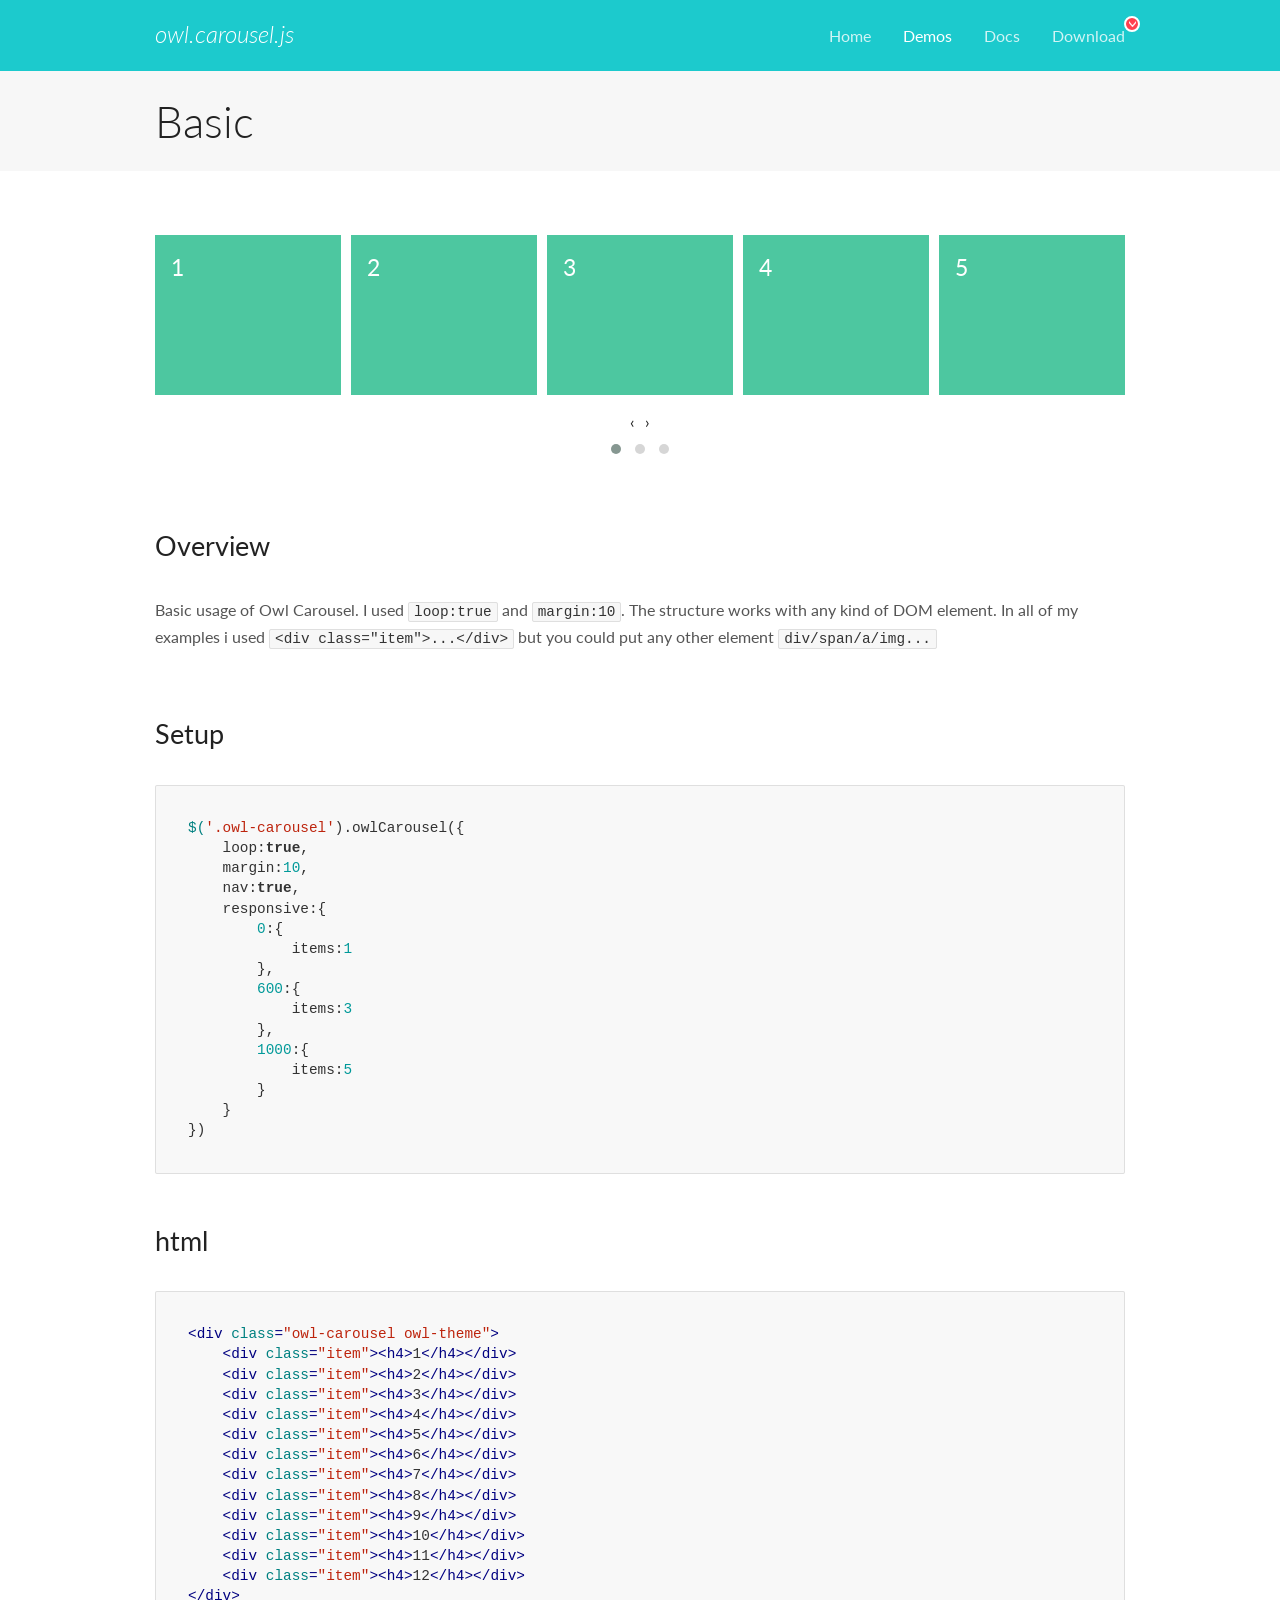
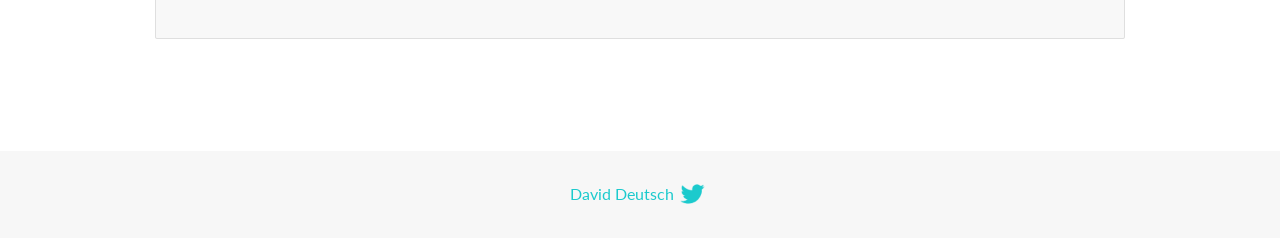
<file: OwlCarousel2-2.3.4/OwlCarousel2-2.3.4/docs/demos/basic.html>
<!DOCTYPE html>
<html lang="en">
  <head>

    <!-- head -->
    <meta charset="utf-8">
    <meta name="msapplication-tap-highlight" content="no" />
    <meta name="viewport" content="width=device-width, initial-scale=1.0" />
    <meta name="description" content="Basic usage demo">
    <meta name="author" content="David Deutsch">
    <title>
      Basic Demo | Owl Carousel | 2.3.4
    </title>

    <!-- Stylesheets -->
    <link href='https://fonts.googleapis.com/css?family=Lato:300,400,700,400italic,300italic' rel='stylesheet' type='text/css'>
    <link rel="stylesheet" href="../assets/css/docs.theme.min.css">

    <!-- Owl Stylesheets -->
    <link rel="stylesheet" href="../assets/owlcarousel/assets/owl.carousel.min.css">
    <link rel="stylesheet" href="../assets/owlcarousel/assets/owl.theme.default.min.css">

    <!-- HTML5 shim and Respond.js IE8 support of HTML5 elements and media queries -->

    <!--[if lt IE 9]>
      <script src="https://oss.maxcdn.com/libs/html5shiv/3.7.0/html5shiv.js"></script>
      <script src="https://oss.maxcdn.com/libs/respond.js/1.3.0/respond.min.js"></script>
    <![endif]-->

    <!-- Favicons -->
    <link rel="apple-touch-icon-precomposed" sizes="144x144" href="../assets/ico/apple-touch-icon-144-precomposed.png">
    <link rel="shortcut icon" href="../assets/ico/favicon.png">
    <link rel="shortcut icon" href="favicon.ico">

    <!-- Yeah i know js should not be in header. Its required for demos.-->

    <!-- javascript -->
    <script src="../assets/vendors/jquery.min.js"></script>
    <script src="../assets/owlcarousel/owl.carousel.js"></script>
  </head>
  <body>

    <!-- header -->
    <header class="header">
      <div class="row">
        <div class="large-12 columns">
          <div class="brand left">
            <h3>
              <a href="/OwlCarousel2/">owl.carousel.js</a> 
            </h3>
          </div>
          <a id="toggle-nav" class="right">
            <span></span> <span></span> <span></span> 
          </a> 
          <div class="nav-bar">
            <ul class="clearfix">
              <li> <a href="/OwlCarousel2/index.html">Home</a>  </li>
              <li class="active">
                <a href="/OwlCarousel2/demos/demos.html">Demos</a> 
              </li>
              <li> <a href="/OwlCarousel2/docs/started-welcome.html">Docs</a>  </li>
              <li>
                <a href="https://github.com/OwlCarousel2/OwlCarousel2/archive/2.3.4.zip">Download</a> 
                <span class="download"></span> 
              </li>
            </ul>
          </div>
        </div>
      </div>
    </header>

    <!-- title -->
    <section class="title">
      <div class="row">
        <div class="large-12 columns">
          <h1>Basic</h1>
        </div>
      </div>
    </section>

    <!--  Demos -->
    <section id="demos">
      <div class="row">
        <div class="large-12 columns">
          <div class="owl-carousel owl-theme">
            <div class="item">
              <h4>1</h4>
            </div>
            <div class="item">
              <h4>2</h4>
            </div>
            <div class="item">
              <h4>3</h4>
            </div>
            <div class="item">
              <h4>4</h4>
            </div>
            <div class="item">
              <h4>5</h4>
            </div>
            <div class="item">
              <h4>6</h4>
            </div>
            <div class="item">
              <h4>7</h4>
            </div>
            <div class="item">
              <h4>8</h4>
            </div>
            <div class="item">
              <h4>9</h4>
            </div>
            <div class="item">
              <h4>10</h4>
            </div>
            <div class="item">
              <h4>11</h4>
            </div>
            <div class="item">
              <h4>12</h4>
            </div>
          </div>
          <h3 id="overview">Overview</h3>
          <p>Basic usage of Owl Carousel. I used <code>loop:true</code> and <code>margin:10</code>. The structure works with any kind of DOM element. In all of my examples i used <code>&lt;div class=&quot;item&quot;&gt;...&lt;/div&gt;</code> but you could
            put any other element <code>div/span/a/img...</code></p>
          <h3 id="setup">Setup</h3>
          <pre><code>$(&#39;.owl-carousel&#39;).owlCarousel({
    loop:true,
    margin:10,
    nav:true,
    responsive:{
        0:{
            items:1
        },
        600:{
            items:3
        },
        1000:{
            items:5
        }
    }
})</code></pre>
          <h3 id="html">html</h3>
          <pre><code>&lt;div class=&quot;owl-carousel owl-theme&quot;&gt;
    &lt;div class=&quot;item&quot;&gt;&lt;h4&gt;1&lt;/h4&gt;&lt;/div&gt;
    &lt;div class=&quot;item&quot;&gt;&lt;h4&gt;2&lt;/h4&gt;&lt;/div&gt;
    &lt;div class=&quot;item&quot;&gt;&lt;h4&gt;3&lt;/h4&gt;&lt;/div&gt;
    &lt;div class=&quot;item&quot;&gt;&lt;h4&gt;4&lt;/h4&gt;&lt;/div&gt;
    &lt;div class=&quot;item&quot;&gt;&lt;h4&gt;5&lt;/h4&gt;&lt;/div&gt;
    &lt;div class=&quot;item&quot;&gt;&lt;h4&gt;6&lt;/h4&gt;&lt;/div&gt;
    &lt;div class=&quot;item&quot;&gt;&lt;h4&gt;7&lt;/h4&gt;&lt;/div&gt;
    &lt;div class=&quot;item&quot;&gt;&lt;h4&gt;8&lt;/h4&gt;&lt;/div&gt;
    &lt;div class=&quot;item&quot;&gt;&lt;h4&gt;9&lt;/h4&gt;&lt;/div&gt;
    &lt;div class=&quot;item&quot;&gt;&lt;h4&gt;10&lt;/h4&gt;&lt;/div&gt;
    &lt;div class=&quot;item&quot;&gt;&lt;h4&gt;11&lt;/h4&gt;&lt;/div&gt;
    &lt;div class=&quot;item&quot;&gt;&lt;h4&gt;12&lt;/h4&gt;&lt;/div&gt;
&lt;/div&gt;</code></pre>
          <script>
            $(document).ready(function() {
              var owl = $('.owl-carousel');
              owl.owlCarousel({
                margin: 10,
                nav: true,
                loop: true,
                responsive: {
                  0: {
                    items: 1
                  },
                  600: {
                    items: 3
                  },
                  1000: {
                    items: 5
                  }
                }
              })
            })
          </script>
        </div>
      </div>
    </section>

    <!-- footer -->
    <footer class="footer">
      <div class="row">
        <div class="large-12 columns">
          <h5>
            <a href="/OwlCarousel2/docs/support-contact.html">David Deutsch</a> 
            <a id="custom-tweet-button" href="https://twitter.com/share?url=https://github.com/OwlCarousel2/OwlCarousel2&text=Owl Carousel - This is so awesome! " target="_blank"></a> 
          </h5>
        </div>
      </div>
    </footer>

    <!-- vendors -->
    <script src="../assets/vendors/highlight.js"></script>
    <script src="../assets/js/app.js"></script>
  </body>
</html>
</file>
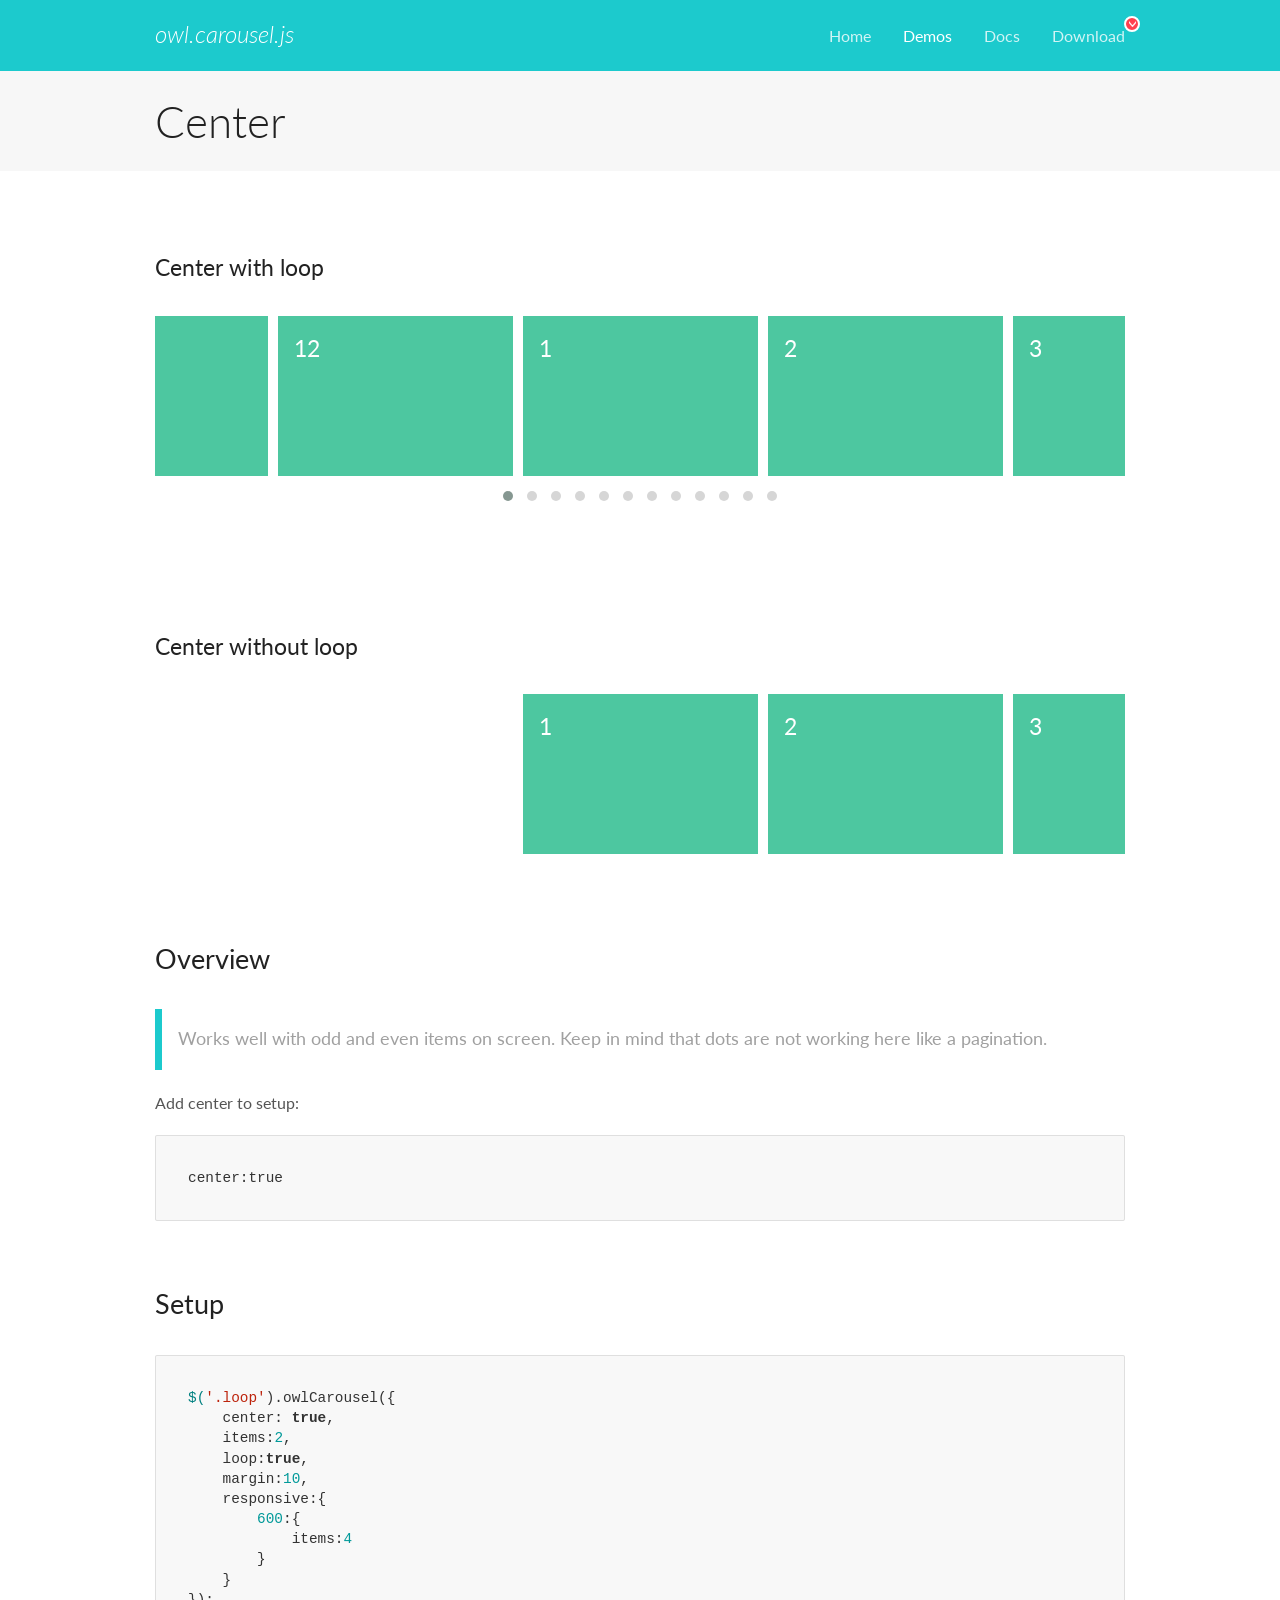
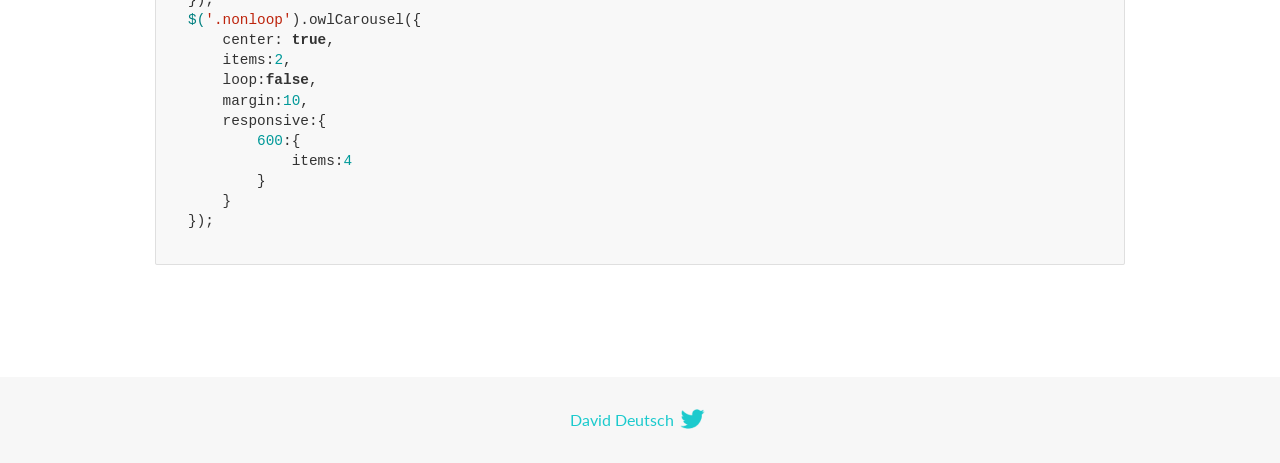
<file: OwlCarousel2-2.3.4/OwlCarousel2-2.3.4/docs/demos/center.html>
<!DOCTYPE html>
<html lang="en">
  <head>

    <!-- head -->
    <meta charset="utf-8">
    <meta name="msapplication-tap-highlight" content="no" />
    <meta name="viewport" content="width=device-width, initial-scale=1.0" />
    <meta name="description" content="Center carousel">
    <meta name="author" content="David Deutsch">
    <title>
      Center Demo | Owl Carousel | 2.3.4
    </title>

    <!-- Stylesheets -->
    <link href='https://fonts.googleapis.com/css?family=Lato:300,400,700,400italic,300italic' rel='stylesheet' type='text/css'>
    <link rel="stylesheet" href="../assets/css/docs.theme.min.css">

    <!-- Owl Stylesheets -->
    <link rel="stylesheet" href="../assets/owlcarousel/assets/owl.carousel.min.css">
    <link rel="stylesheet" href="../assets/owlcarousel/assets/owl.theme.default.min.css">

    <!-- HTML5 shim and Respond.js IE8 support of HTML5 elements and media queries -->

    <!--[if lt IE 9]>
      <script src="https://oss.maxcdn.com/libs/html5shiv/3.7.0/html5shiv.js"></script>
      <script src="https://oss.maxcdn.com/libs/respond.js/1.3.0/respond.min.js"></script>
    <![endif]-->

    <!-- Favicons -->
    <link rel="apple-touch-icon-precomposed" sizes="144x144" href="../assets/ico/apple-touch-icon-144-precomposed.png">
    <link rel="shortcut icon" href="../assets/ico/favicon.png">
    <link rel="shortcut icon" href="favicon.ico">

    <!-- Yeah i know js should not be in header. Its required for demos.-->

    <!-- javascript -->
    <script src="../assets/vendors/jquery.min.js"></script>
    <script src="../assets/owlcarousel/owl.carousel.js"></script>
  </head>
  <body>

    <!-- header -->
    <header class="header">
      <div class="row">
        <div class="large-12 columns">
          <div class="brand left">
            <h3>
              <a href="/OwlCarousel2/">owl.carousel.js</a> 
            </h3>
          </div>
          <a id="toggle-nav" class="right">
            <span></span> <span></span> <span></span> 
          </a> 
          <div class="nav-bar">
            <ul class="clearfix">
              <li> <a href="/OwlCarousel2/index.html">Home</a>  </li>
              <li class="active">
                <a href="/OwlCarousel2/demos/demos.html">Demos</a> 
              </li>
              <li> <a href="/OwlCarousel2/docs/started-welcome.html">Docs</a>  </li>
              <li>
                <a href="https://github.com/OwlCarousel2/OwlCarousel2/archive/2.3.4.zip">Download</a> 
                <span class="download"></span> 
              </li>
            </ul>
          </div>
        </div>
      </div>
    </header>

    <!-- title -->
    <section class="title">
      <div class="row">
        <div class="large-12 columns">
          <h1>Center</h1>
        </div>
      </div>
    </section>

    <!--  Demos -->
    <section id="demos">
      <div class="row">
        <div class="large-12 columns">
          <h4 id="center-with-loop">Center with loop</h4>
          <div class="loop owl-carousel owl-theme">
            <div class="item">
              <h4>1</h4>
            </div>
            <div class="item">
              <h4>2</h4>
            </div>
            <div class="item">
              <h4>3</h4>
            </div>
            <div class="item">
              <h4>4</h4>
            </div>
            <div class="item">
              <h4>5</h4>
            </div>
            <div class="item">
              <h4>6</h4>
            </div>
            <div class="item">
              <h4>7</h4>
            </div>
            <div class="item">
              <h4>8</h4>
            </div>
            <div class="item">
              <h4>9</h4>
            </div>
            <div class="item">
              <h4>10</h4>
            </div>
            <div class="item">
              <h4>11</h4>
            </div>
            <div class="item">
              <h4>12</h4>
            </div>
          </div>
          <br>
          <h4 id="center-without-loop">Center without loop</h4>
          <div class="nonloop owl-carousel">
            <div class="item">
              <h4>1</h4>
            </div>
            <div class="item">
              <h4>2</h4>
            </div>
            <div class="item">
              <h4>3</h4>
            </div>
            <div class="item">
              <h4>4</h4>
            </div>
            <div class="item">
              <h4>5</h4>
            </div>
            <div class="item">
              <h4>6</h4>
            </div>
            <div class="item">
              <h4>7</h4>
            </div>
            <div class="item">
              <h4>8</h4>
            </div>
            <div class="item">
              <h4>9</h4>
            </div>
            <div class="item">
              <h4>10</h4>
            </div>
            <div class="item">
              <h4>11</h4>
            </div>
            <div class="item">
              <h4>12</h4>
            </div>
          </div>
          <h3 id="overview">Overview</h3>
          <blockquote>
            <p>Works well with odd and even items on screen. Keep in mind that dots are not working here like a pagination.</p>
          </blockquote>
          <p>Add center to setup:</p>
          <pre><code>center:true</code></pre>
          <h3 id="setup">Setup</h3>
          <pre><code>$(&#39;.loop&#39;).owlCarousel({
    center: true,
    items:2,
    loop:true,
    margin:10,
    responsive:{
        600:{
            items:4
        }
    }
});
$(&#39;.nonloop&#39;).owlCarousel({
    center: true,
    items:2,
    loop:false,
    margin:10,
    responsive:{
        600:{
            items:4
        }
    }
});</code></pre>
          <script>
            jQuery(document).ready(function($) {
              $('.loop').owlCarousel({
                center: true,
                items: 2,
                loop: true,
                margin: 10,
                responsive: {
                  600: {
                    items: 4
                  }
                }
              });
              $('.nonloop').owlCarousel({
                center: true,
                items: 2,
                loop: false,
                margin: 10,
                responsive: {
                  600: {
                    items: 4
                  }
                }
              });
            });
          </script>
        </div>
      </div>
    </section>

    <!-- footer -->
    <footer class="footer">
      <div class="row">
        <div class="large-12 columns">
          <h5>
            <a href="/OwlCarousel2/docs/support-contact.html">David Deutsch</a> 
            <a id="custom-tweet-button" href="https://twitter.com/share?url=https://github.com/OwlCarousel2/OwlCarousel2&text=Owl Carousel - This is so awesome! " target="_blank"></a> 
          </h5>
        </div>
      </div>
    </footer>

    <!-- vendors -->
    <script src="../assets/vendors/highlight.js"></script>
    <script src="../assets/js/app.js"></script>
  </body>
</html>
</file>
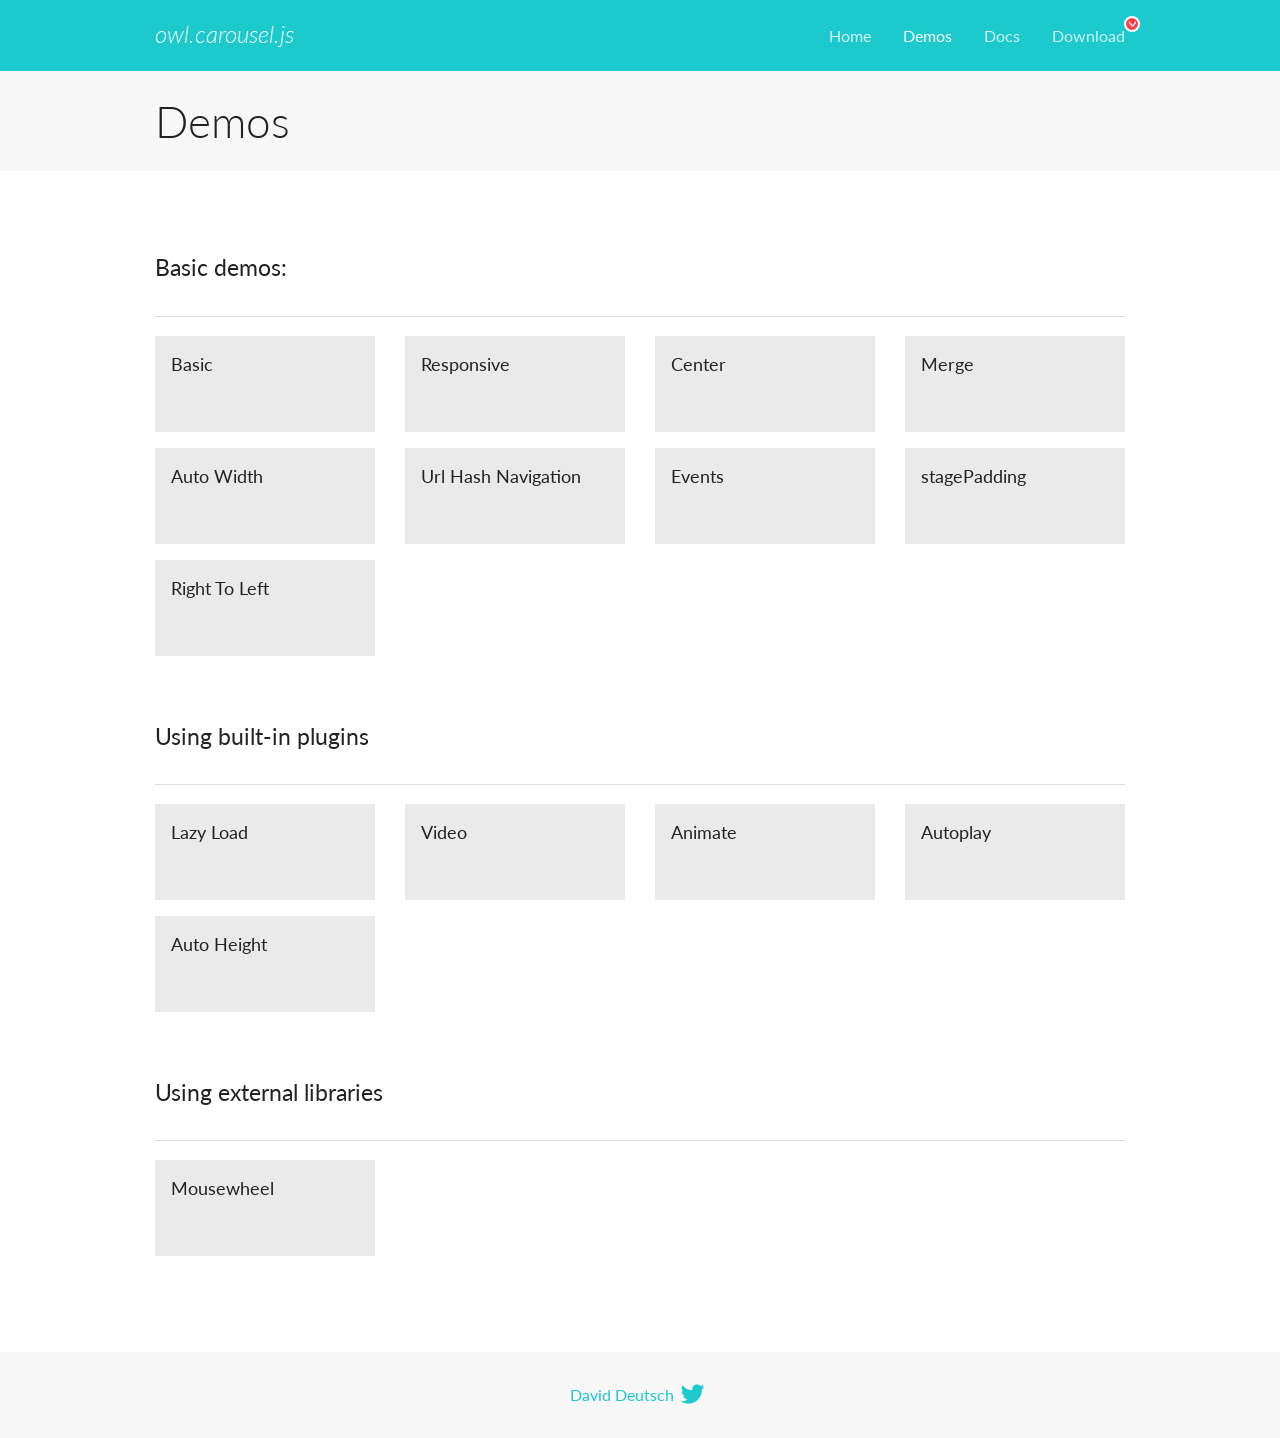
<file: OwlCarousel2-2.3.4/OwlCarousel2-2.3.4/docs/demos/demos.html>
<!DOCTYPE html>
<html lang="en">
  <head>

    <!-- head -->
    <meta charset="utf-8">
    <meta name="msapplication-tap-highlight" content="no" />
    <meta name="viewport" content="width=device-width, initial-scale=1.0" />
    <meta name="description" content="A list of Owl Carousel examples.">
    <meta name="author" content="David Deutsch">
    <title>
      Demos | Owl Carousel | 2.3.4
    </title>

    <!-- Stylesheets -->
    <link href='https://fonts.googleapis.com/css?family=Lato:300,400,700,400italic,300italic' rel='stylesheet' type='text/css'>
    <link rel="stylesheet" href="../assets/css/docs.theme.min.css">

    <!-- Owl Stylesheets -->
    <link rel="stylesheet" href="../assets/owlcarousel/assets/owl.carousel.min.css">
    <link rel="stylesheet" href="../assets/owlcarousel/assets/owl.theme.default.min.css">

    <!-- HTML5 shim and Respond.js IE8 support of HTML5 elements and media queries -->

    <!--[if lt IE 9]>
      <script src="https://oss.maxcdn.com/libs/html5shiv/3.7.0/html5shiv.js"></script>
      <script src="https://oss.maxcdn.com/libs/respond.js/1.3.0/respond.min.js"></script>
    <![endif]-->

    <!-- Favicons -->
    <link rel="apple-touch-icon-precomposed" sizes="144x144" href="../assets/ico/apple-touch-icon-144-precomposed.png">
    <link rel="shortcut icon" href="../assets/ico/favicon.png">
    <link rel="shortcut icon" href="favicon.ico">

    <!-- Yeah i know js should not be in header. Its required for demos.-->

    <!-- javascript -->
    <script src="../assets/vendors/jquery.min.js"></script>
    <script src="../assets/owlcarousel/owl.carousel.js"></script>
  </head>
  <body>

    <!-- header -->
    <header class="header">
      <div class="row">
        <div class="large-12 columns">
          <div class="brand left">
            <h3>
              <a href="/OwlCarousel2/">owl.carousel.js</a> 
            </h3>
          </div>
          <a id="toggle-nav" class="right">
            <span></span> <span></span> <span></span> 
          </a> 
          <div class="nav-bar">
            <ul class="clearfix">
              <li> <a href="/OwlCarousel2/index.html">Home</a>  </li>
              <li class="active">
                <a href="/OwlCarousel2/demos/demos.html">Demos</a> 
              </li>
              <li> <a href="/OwlCarousel2/docs/started-welcome.html">Docs</a>  </li>
              <li>
                <a href="https://github.com/OwlCarousel2/OwlCarousel2/archive/2.3.4.zip">Download</a> 
                <span class="download"></span> 
              </li>
            </ul>
          </div>
        </div>
      </div>
    </header>

    <!-- title -->
    <section class="title">
      <div class="row">
        <div class="large-12 columns">
          <h1>Demos</h1>
        </div>
      </div>
    </section>

    <!--  Demos -->
    <section id="demos">
      <div class="row">
        <div class="large-12 columns">
          <h4 id="basic-demos-">Basic demos:</h4>
          <hr>
          <div class="demo-list">
            <div class="row">
              <div class="small-6 medium-4 large-3 columns">
                <a href="basic.html" class="demo-block">
                  <h5>Basic </h5>
                </a> 
              </div>
              <div class="small-6 medium-4 large-3 columns">
                <a href="responsive.html" class="demo-block">
                  <h5>Responsive </h5>
                </a> 
              </div>
              <div class="small-6 medium-4 large-3 columns">
                <a href="center.html" class="demo-block">
                  <h5>Center </h5>
                </a> 
              </div>
              <div class="small-6 medium-4 large-3 columns">
                <a href="merge.html" class="demo-block">
                  <h5>Merge </h5>
                </a> 
              </div>
              <div class="small-6 medium-4 large-3 columns">
                <a href="autowidth.html" class="demo-block">
                  <h5>Auto Width </h5>
                </a> 
              </div>
              <div class="small-6 medium-4 large-3 columns">
                <a href="urlhashnav.html" class="demo-block">
                  <h5>Url Hash Navigation </h5>
                </a> 
              </div>
              <div class="small-6 medium-4 large-3 columns">
                <a href="events.html" class="demo-block">
                  <h5>Events </h5>
                </a> 
              </div>
              <div class="small-6 medium-4 large-3 columns">
                <a href="stagepadding.html" class="demo-block">
                  <h5>stagePadding </h5>
                </a> 
              </div>
              <div class="small-6 medium-4 large-3 columns">
                <a href="rtl.html" class="demo-block">
                  <h5>Right To Left </h5>
                </a> 
              </div>
            </div>
          </div>
          <h4 id="using-built-in-plugins">Using built-in plugins</h4>
          <hr>
          <div class="demo-list">
            <div class="row">
              <div class="small-6 medium-4 large-3 columns">
                <a href="lazyLoad.html" class="demo-block">
                  <h5>Lazy Load </h5>
                </a> 
              </div>
              <div class="small-6 medium-4 large-3 columns">
                <a href="video.html" class="demo-block">
                  <h5>Video </h5>
                </a> 
              </div>
              <div class="small-6 medium-4 large-3 columns">
                <a href="animate.html" class="demo-block">
                  <h5>Animate </h5>
                </a> 
              </div>
              <div class="small-6 medium-4 large-3 columns">
                <a href="autoplay.html" class="demo-block">
                  <h5>Autoplay </h5>
                </a> 
              </div>
              <div class="small-6 medium-4 large-3 columns">
                <a href="autoheight.html" class="demo-block">
                  <h5>Auto Height </h5>
                </a> 
              </div>
            </div>
          </div>
          <h4 id="using-external-libraries">Using external libraries</h4>
          <hr>
          <div class="demo-list">
            <div class="row">
              <div class="small-6 medium-4 large-3 columns">
                <a href="mousewheel.html" class="demo-block">
                  <h5>Mousewheel </h5>
                </a> 
              </div>
            </div>
          </div>
        </div>
      </div>
    </section>

    <!-- footer -->
    <footer class="footer">
      <div class="row">
        <div class="large-12 columns">
          <h5>
            <a href="/OwlCarousel2/docs/support-contact.html">David Deutsch</a> 
            <a id="custom-tweet-button" href="https://twitter.com/share?url=https://github.com/OwlCarousel2/OwlCarousel2&text=Owl Carousel - This is so awesome! " target="_blank"></a> 
          </h5>
        </div>
      </div>
    </footer>

    <!-- vendors -->
    <script src="../assets/vendors/highlight.js"></script>
    <script src="../assets/js/app.js"></script>
  </body>
</html>
</file>
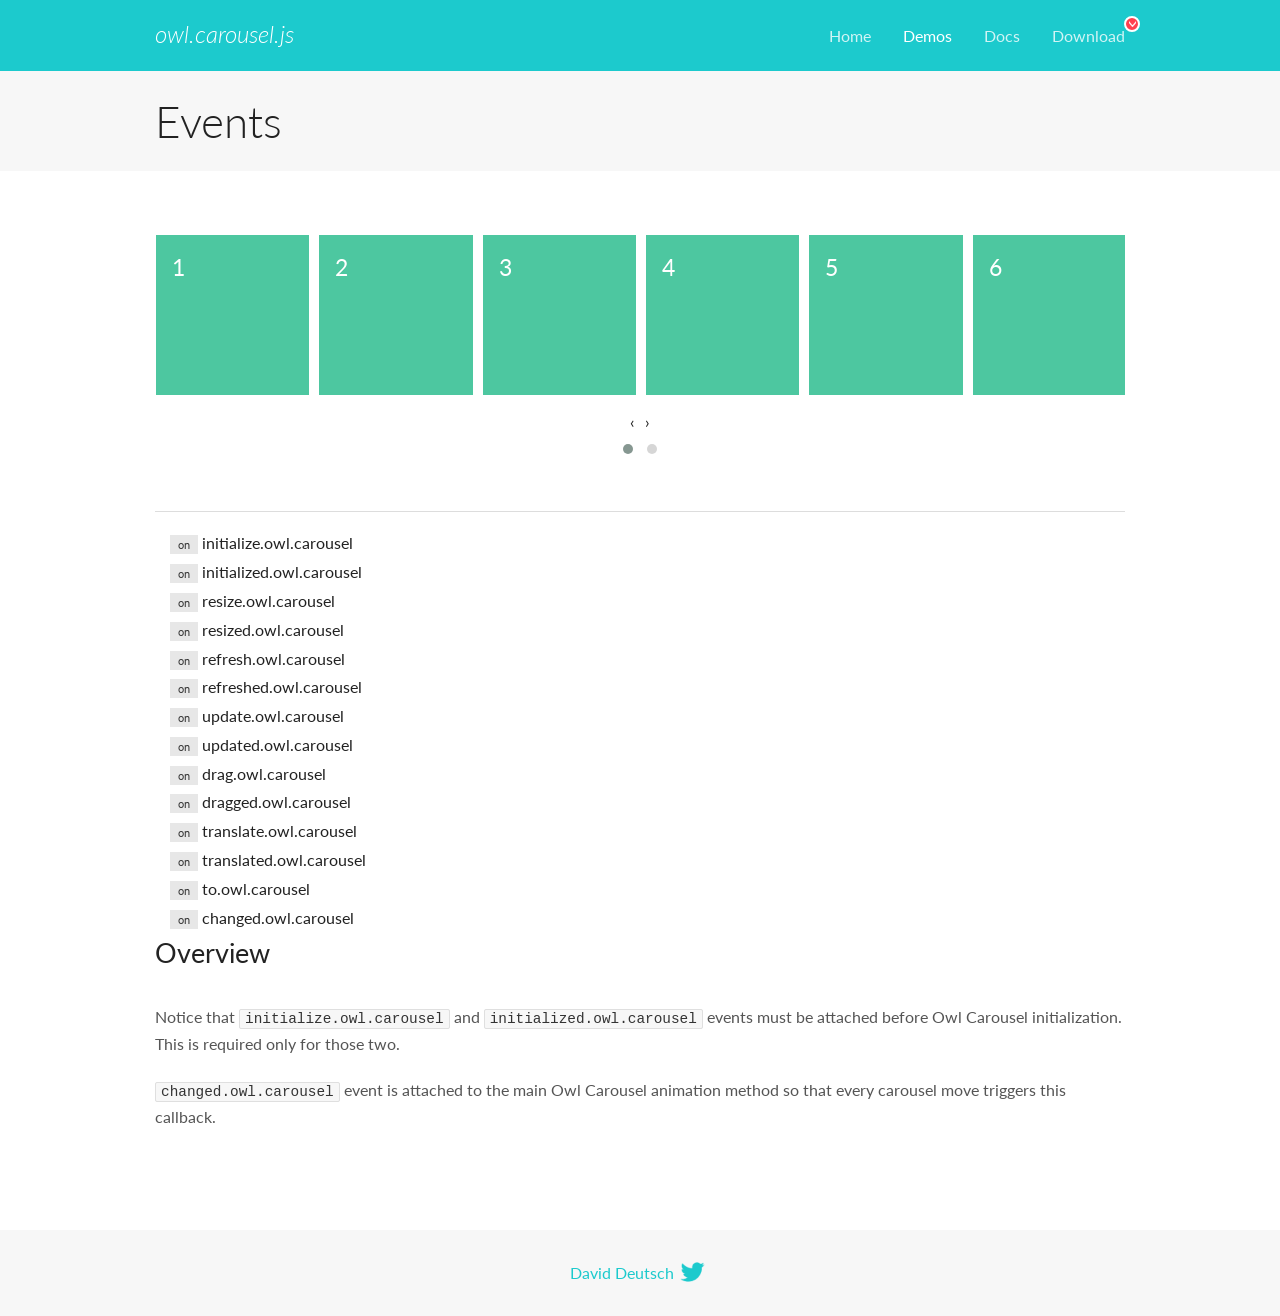
<file: OwlCarousel2-2.3.4/OwlCarousel2-2.3.4/docs/demos/events.html>
<!DOCTYPE html>
<html lang="en">
  <head>

    <!-- head -->
    <meta charset="utf-8">
    <meta name="msapplication-tap-highlight" content="no" />
    <meta name="viewport" content="width=device-width, initial-scale=1.0" />
    <meta name="description" content="Events usage demo">
    <meta name="author" content="David Deutsch">
    <title>
      Events Demo | Owl Carousel | 2.3.4
    </title>

    <!-- Stylesheets -->
    <link href='https://fonts.googleapis.com/css?family=Lato:300,400,700,400italic,300italic' rel='stylesheet' type='text/css'>
    <link rel="stylesheet" href="../assets/css/docs.theme.min.css">

    <!-- Owl Stylesheets -->
    <link rel="stylesheet" href="../assets/owlcarousel/assets/owl.carousel.min.css">
    <link rel="stylesheet" href="../assets/owlcarousel/assets/owl.theme.default.min.css">

    <!-- HTML5 shim and Respond.js IE8 support of HTML5 elements and media queries -->

    <!--[if lt IE 9]>
      <script src="https://oss.maxcdn.com/libs/html5shiv/3.7.0/html5shiv.js"></script>
      <script src="https://oss.maxcdn.com/libs/respond.js/1.3.0/respond.min.js"></script>
    <![endif]-->

    <!-- Favicons -->
    <link rel="apple-touch-icon-precomposed" sizes="144x144" href="../assets/ico/apple-touch-icon-144-precomposed.png">
    <link rel="shortcut icon" href="../assets/ico/favicon.png">
    <link rel="shortcut icon" href="favicon.ico">

    <!-- Yeah i know js should not be in header. Its required for demos.-->

    <!-- javascript -->
    <script src="../assets/vendors/jquery.min.js"></script>
    <script src="../assets/owlcarousel/owl.carousel.js"></script>
  </head>
  <body>

    <!-- header -->
    <header class="header">
      <div class="row">
        <div class="large-12 columns">
          <div class="brand left">
            <h3>
              <a href="/OwlCarousel2/">owl.carousel.js</a> 
            </h3>
          </div>
          <a id="toggle-nav" class="right">
            <span></span> <span></span> <span></span> 
          </a> 
          <div class="nav-bar">
            <ul class="clearfix">
              <li> <a href="/OwlCarousel2/index.html">Home</a>  </li>
              <li class="active">
                <a href="/OwlCarousel2/demos/demos.html">Demos</a> 
              </li>
              <li> <a href="/OwlCarousel2/docs/started-welcome.html">Docs</a>  </li>
              <li>
                <a href="https://github.com/OwlCarousel2/OwlCarousel2/archive/2.3.4.zip">Download</a> 
                <span class="download"></span> 
              </li>
            </ul>
          </div>
        </div>
      </div>
    </header>

    <!-- title -->
    <section class="title">
      <div class="row">
        <div class="large-12 columns">
          <h1>Events</h1>
        </div>
      </div>
    </section>

    <!--  Demos -->
    <section id="demos">
      <div class="row">
        <div class="large-12 columns">
          <div class="owl-carousel owl-theme">
            <div class="item">
              <h4>1</h4>
            </div>
            <div class="item">
              <h4>2</h4>
            </div>
            <div class="item">
              <h4>3</h4>
            </div>
            <div class="item">
              <h4>4</h4>
            </div>
            <div class="item">
              <h4>5</h4>
            </div>
            <div class="item">
              <h4>6</h4>
            </div>
            <div class="item">
              <h4>7</h4>
            </div>
            <div class="item">
              <h4>8</h4>
            </div>
            <div class="item">
              <h4>9</h4>
            </div>
            <div class="item">
              <h4>10</h4>
            </div>
            <div class="item">
              <h4>11</h4>
            </div>
            <div class="item">
              <h4>12</h4>
            </div>
          </div>
          <hr>
          <div class="large-12 columns callbacks">
            <div><span class="label secondary initialize">on</span>  initialize.owl.carousel </div>
            <div><span class="label secondary initialized">on</span>  initialized.owl.carousel </div>
            <div><span class="label secondary resize">on</span>  resize.owl.carousel </div>
            <div><span class="label secondary resized">on</span>  resized.owl.carousel </div>
            <div><span class="label secondary refresh">on</span>  refresh.owl.carousel </div>
            <div><span class="label secondary refreshed">on</span>  refreshed.owl.carousel </div>
            <div><span class="label secondary update">on</span>  update.owl.carousel </div>
            <div><span class="label secondary updated">on</span>  updated.owl.carousel </div>
            <div><span class="label secondary drag">on</span>  drag.owl.carousel </div>
            <div><span class="label secondary dragged">on</span>  dragged.owl.carousel </div>
            <div><span class="label secondary translate">on</span>  translate.owl.carousel </div>
            <div><span class="label secondary translated">on</span>  translated.owl.carousel </div>
            <div><span class="label secondary to">on</span>  to.owl.carousel </div>
            <div><span class="label secondary changed">on</span>  changed.owl.carousel </div>
          </div>
          <h3 id="overview">Overview</h3>
          <p>Notice that <code>initialize.owl.carousel</code> and <code>initialized.owl.carousel</code> events must be attached before Owl Carousel initialization. This is required only for those two.</p>
          <p><code>changed.owl.carousel</code> event is attached to the main Owl Carousel animation method so that every carousel move triggers this callback.</p>
          <script>
            jQuery(document).ready(function($) {
              var owl = $('.owl-carousel');
              owl.on('initialize.owl.carousel initialized.owl.carousel ' +
                'initialize.owl.carousel initialize.owl.carousel ' +
                'resize.owl.carousel resized.owl.carousel ' +
                'refresh.owl.carousel refreshed.owl.carousel ' +
                'update.owl.carousel updated.owl.carousel ' +
                'drag.owl.carousel dragged.owl.carousel ' +
                'translate.owl.carousel translated.owl.carousel ' +
                'to.owl.carousel changed.owl.carousel',
                function(e) {
                  $('.' + e.type)
                    .removeClass('secondary')
                    .addClass('success');
                  window.setTimeout(function() {
                    $('.' + e.type)
                      .removeClass('success')
                      .addClass('secondary');
                  }, 500);
                });
              owl.owlCarousel({
                loop: true,
                nav: true,
                lazyLoad: true,
                margin: 10,
                video: true,
                responsive: {
                  0: {
                    items: 1
                  },
                  600: {
                    items: 3
                  },
                  960: {
                    items: 5,
                  },
                  1200: {
                    items: 6
                  }
                }
              });
            });
          </script>
        </div>
      </div>
    </section>

    <!-- footer -->
    <footer class="footer">
      <div class="row">
        <div class="large-12 columns">
          <h5>
            <a href="/OwlCarousel2/docs/support-contact.html">David Deutsch</a> 
            <a id="custom-tweet-button" href="https://twitter.com/share?url=https://github.com/OwlCarousel2/OwlCarousel2&text=Owl Carousel - This is so awesome! " target="_blank"></a> 
          </h5>
        </div>
      </div>
    </footer>

    <!-- vendors -->
    <script src="../assets/vendors/highlight.js"></script>
    <script src="../assets/js/app.js"></script>
  </body>
</html>
</file>
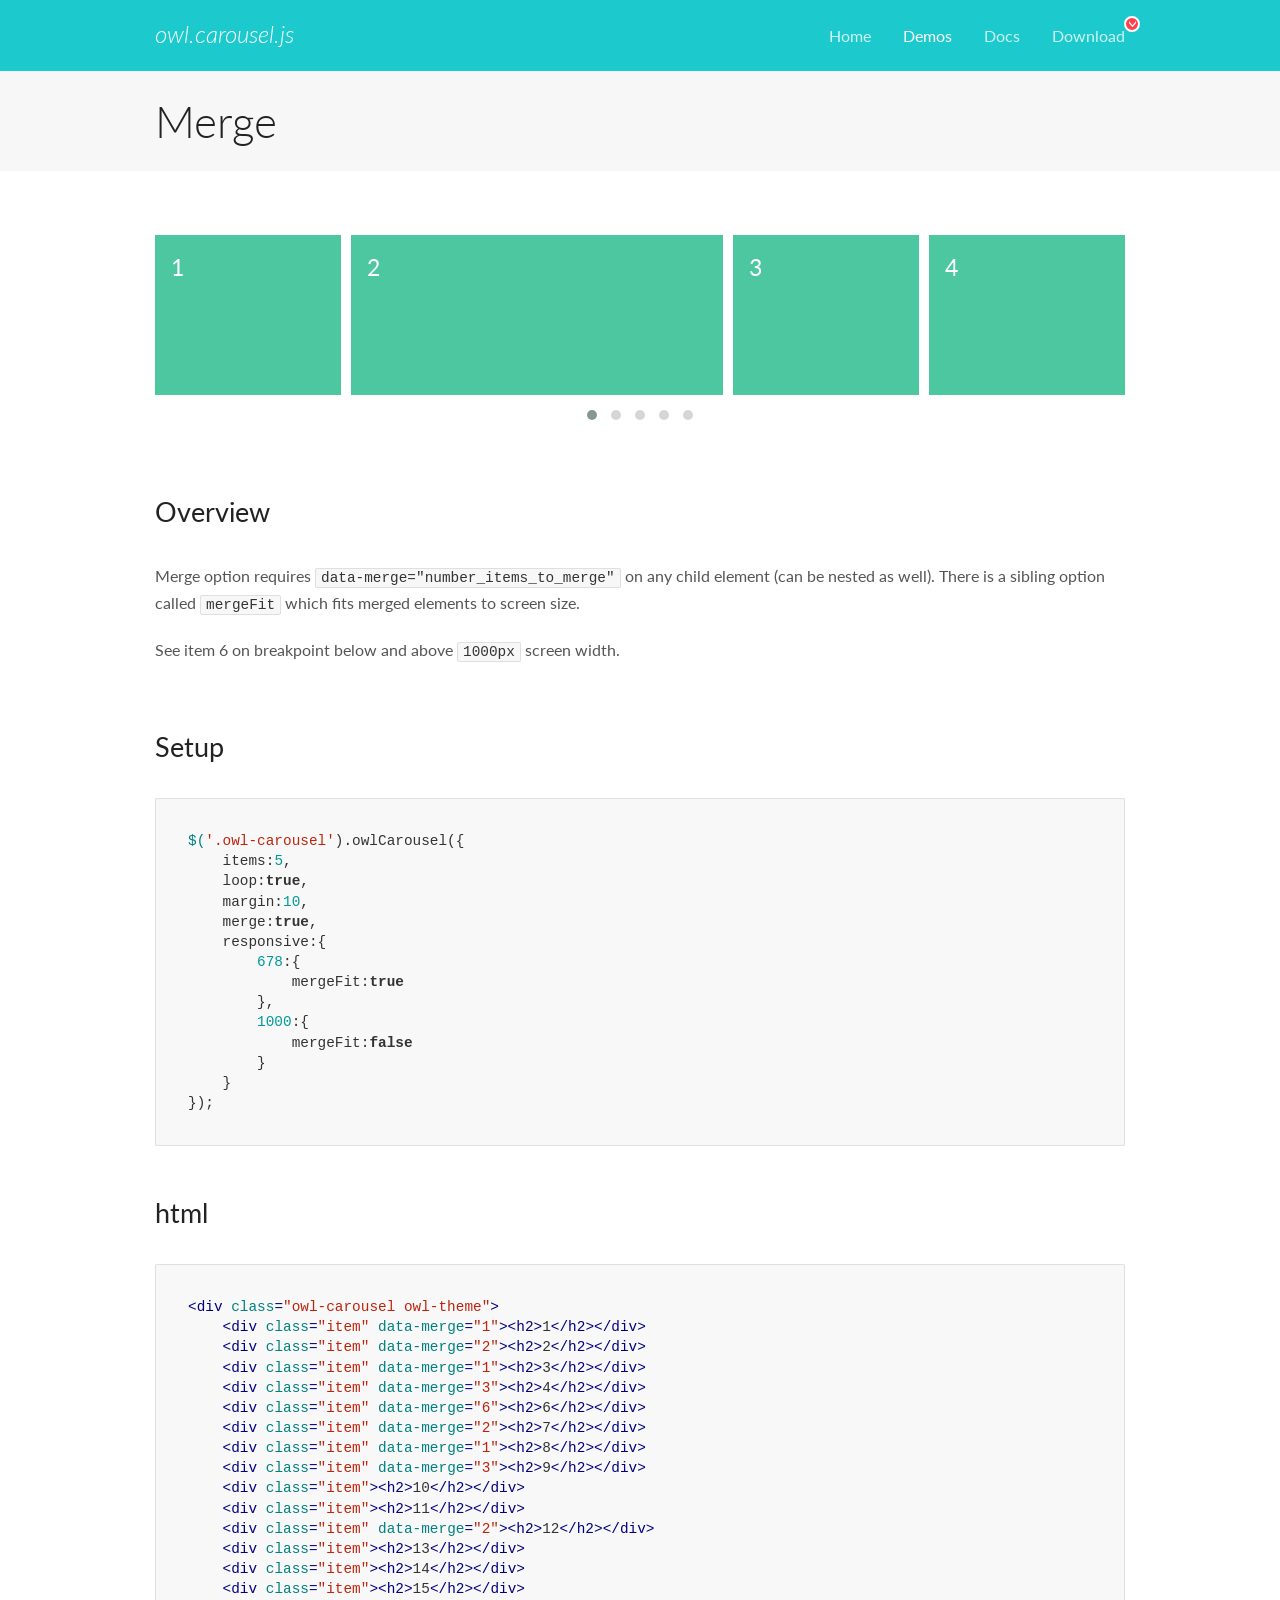
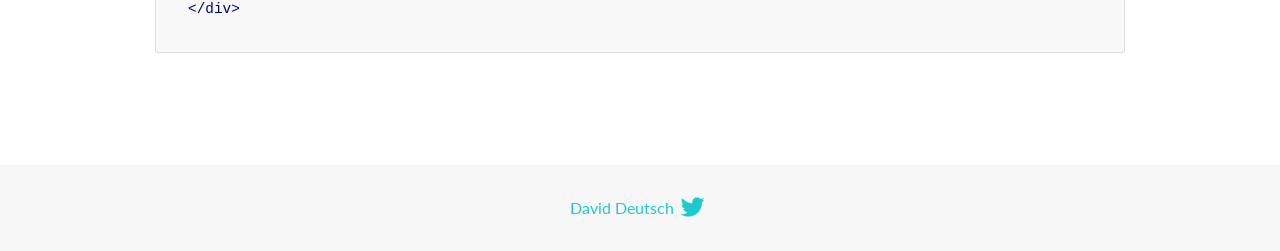
<file: OwlCarousel2-2.3.4/OwlCarousel2-2.3.4/docs/demos/merge.html>
<!DOCTYPE html>
<html lang="en">
  <head>

    <!-- head -->
    <meta charset="utf-8">
    <meta name="msapplication-tap-highlight" content="no" />
    <meta name="viewport" content="width=device-width, initial-scale=1.0" />
    <meta name="description" content="Merge Items">
    <meta name="author" content="David Deutsch">
    <title>
      Merge Demo | Owl Carousel | 2.3.4
    </title>

    <!-- Stylesheets -->
    <link href='https://fonts.googleapis.com/css?family=Lato:300,400,700,400italic,300italic' rel='stylesheet' type='text/css'>
    <link rel="stylesheet" href="../assets/css/docs.theme.min.css">

    <!-- Owl Stylesheets -->
    <link rel="stylesheet" href="../assets/owlcarousel/assets/owl.carousel.min.css">
    <link rel="stylesheet" href="../assets/owlcarousel/assets/owl.theme.default.min.css">

    <!-- HTML5 shim and Respond.js IE8 support of HTML5 elements and media queries -->

    <!--[if lt IE 9]>
      <script src="https://oss.maxcdn.com/libs/html5shiv/3.7.0/html5shiv.js"></script>
      <script src="https://oss.maxcdn.com/libs/respond.js/1.3.0/respond.min.js"></script>
    <![endif]-->

    <!-- Favicons -->
    <link rel="apple-touch-icon-precomposed" sizes="144x144" href="../assets/ico/apple-touch-icon-144-precomposed.png">
    <link rel="shortcut icon" href="../assets/ico/favicon.png">
    <link rel="shortcut icon" href="favicon.ico">

    <!-- Yeah i know js should not be in header. Its required for demos.-->

    <!-- javascript -->
    <script src="../assets/vendors/jquery.min.js"></script>
    <script src="../assets/owlcarousel/owl.carousel.js"></script>
  </head>
  <body>

    <!-- header -->
    <header class="header">
      <div class="row">
        <div class="large-12 columns">
          <div class="brand left">
            <h3>
              <a href="/OwlCarousel2/">owl.carousel.js</a> 
            </h3>
          </div>
          <a id="toggle-nav" class="right">
            <span></span> <span></span> <span></span> 
          </a> 
          <div class="nav-bar">
            <ul class="clearfix">
              <li> <a href="/OwlCarousel2/index.html">Home</a>  </li>
              <li class="active">
                <a href="/OwlCarousel2/demos/demos.html">Demos</a> 
              </li>
              <li> <a href="/OwlCarousel2/docs/started-welcome.html">Docs</a>  </li>
              <li>
                <a href="https://github.com/OwlCarousel2/OwlCarousel2/archive/2.3.4.zip">Download</a> 
                <span class="download"></span> 
              </li>
            </ul>
          </div>
        </div>
      </div>
    </header>

    <!-- title -->
    <section class="title">
      <div class="row">
        <div class="large-12 columns">
          <h1>Merge</h1>
        </div>
      </div>
    </section>

    <!--  Demos -->
    <section id="demos">
      <div class="row">
        <div class="large-12 columns">
          <div class="owl-carousel owl-theme">
            <div class="item" data-merge="1">
              <h4>1</h4>
            </div>
            <div class="item" data-merge="2">
              <h4>2</h4>
            </div>
            <div class="item" data-merge="1">
              <h4>3</h4>
            </div>
            <div class="item" data-merge="3">
              <h4>4</h4>
            </div>
            <div class="item" data-merge="6">
              <h4>6</h4>
            </div>
            <div class="item" data-merge="2">
              <h4>7</h4>
            </div>
            <div class="item" data-merge="1">
              <h4>8</h4>
            </div>
            <div class="item" data-merge="3">
              <h4>9</h4>
            </div>
            <div class="item">
              <h4>10</h4>
            </div>
            <div class="item">
              <h4>11</h4>
            </div>
            <div class="item" data-merge="2">
              <h4>12</h4>
            </div>
            <div class="item">
              <h4>13</h4>
            </div>
            <div class="item">
              <h4>14</h4>
            </div>
            <div class="item">
              <h4>15</h4>
            </div>
          </div>
          <h3 id="overview">Overview</h3>
          <p>Merge option requires <code>data-merge=&quot;number_items_to_merge&quot;</code> on any child element (can be nested as well). There is a sibling option called <code>mergeFit</code> which fits merged elements to screen size. </p>
          <p>See item 6 on breakpoint below and above <code>1000px</code> screen width.</p>
          <h3 id="setup">Setup</h3>
          <pre><code>$(&#39;.owl-carousel&#39;).owlCarousel({
    items:5,
    loop:true,
    margin:10,
    merge:true,
    responsive:{
        678:{
            mergeFit:true
        },
        1000:{
            mergeFit:false
        }
    }
});</code></pre>
          <h3 id="html">html</h3>
          <pre><code>&lt;div class=&quot;owl-carousel owl-theme&quot;&gt;
    &lt;div class=&quot;item&quot; data-merge=&quot;1&quot;&gt;&lt;h2&gt;1&lt;/h2&gt;&lt;/div&gt;
    &lt;div class=&quot;item&quot; data-merge=&quot;2&quot;&gt;&lt;h2&gt;2&lt;/h2&gt;&lt;/div&gt;
    &lt;div class=&quot;item&quot; data-merge=&quot;1&quot;&gt;&lt;h2&gt;3&lt;/h2&gt;&lt;/div&gt;
    &lt;div class=&quot;item&quot; data-merge=&quot;3&quot;&gt;&lt;h2&gt;4&lt;/h2&gt;&lt;/div&gt;
    &lt;div class=&quot;item&quot; data-merge=&quot;6&quot;&gt;&lt;h2&gt;6&lt;/h2&gt;&lt;/div&gt;
    &lt;div class=&quot;item&quot; data-merge=&quot;2&quot;&gt;&lt;h2&gt;7&lt;/h2&gt;&lt;/div&gt;
    &lt;div class=&quot;item&quot; data-merge=&quot;1&quot;&gt;&lt;h2&gt;8&lt;/h2&gt;&lt;/div&gt;
    &lt;div class=&quot;item&quot; data-merge=&quot;3&quot;&gt;&lt;h2&gt;9&lt;/h2&gt;&lt;/div&gt;
    &lt;div class=&quot;item&quot;&gt;&lt;h2&gt;10&lt;/h2&gt;&lt;/div&gt;
    &lt;div class=&quot;item&quot;&gt;&lt;h2&gt;11&lt;/h2&gt;&lt;/div&gt;
    &lt;div class=&quot;item&quot; data-merge=&quot;2&quot;&gt;&lt;h2&gt;12&lt;/h2&gt;&lt;/div&gt;
    &lt;div class=&quot;item&quot;&gt;&lt;h2&gt;13&lt;/h2&gt;&lt;/div&gt;
    &lt;div class=&quot;item&quot;&gt;&lt;h2&gt;14&lt;/h2&gt;&lt;/div&gt;
    &lt;div class=&quot;item&quot;&gt;&lt;h2&gt;15&lt;/h2&gt;&lt;/div&gt;
&lt;/div&gt;</code></pre>
          <script>
            $(document).ready(function() {
              $('.owl-carousel').owlCarousel({
                items: 5,
                loop: true,
                margin: 10,
                merge: true,
                responsive: {
                  678: {
                    mergeFit: true
                  },
                  1000: {
                    mergeFit: false
                  }
                }
              });
            })
          </script>
        </div>
      </div>
    </section>

    <!-- footer -->
    <footer class="footer">
      <div class="row">
        <div class="large-12 columns">
          <h5>
            <a href="/OwlCarousel2/docs/support-contact.html">David Deutsch</a> 
            <a id="custom-tweet-button" href="https://twitter.com/share?url=https://github.com/OwlCarousel2/OwlCarousel2&text=Owl Carousel - This is so awesome! " target="_blank"></a> 
          </h5>
        </div>
      </div>
    </footer>

    <!-- vendors -->
    <script src="../assets/vendors/highlight.js"></script>
    <script src="../assets/js/app.js"></script>
  </body>
</html>
</file>
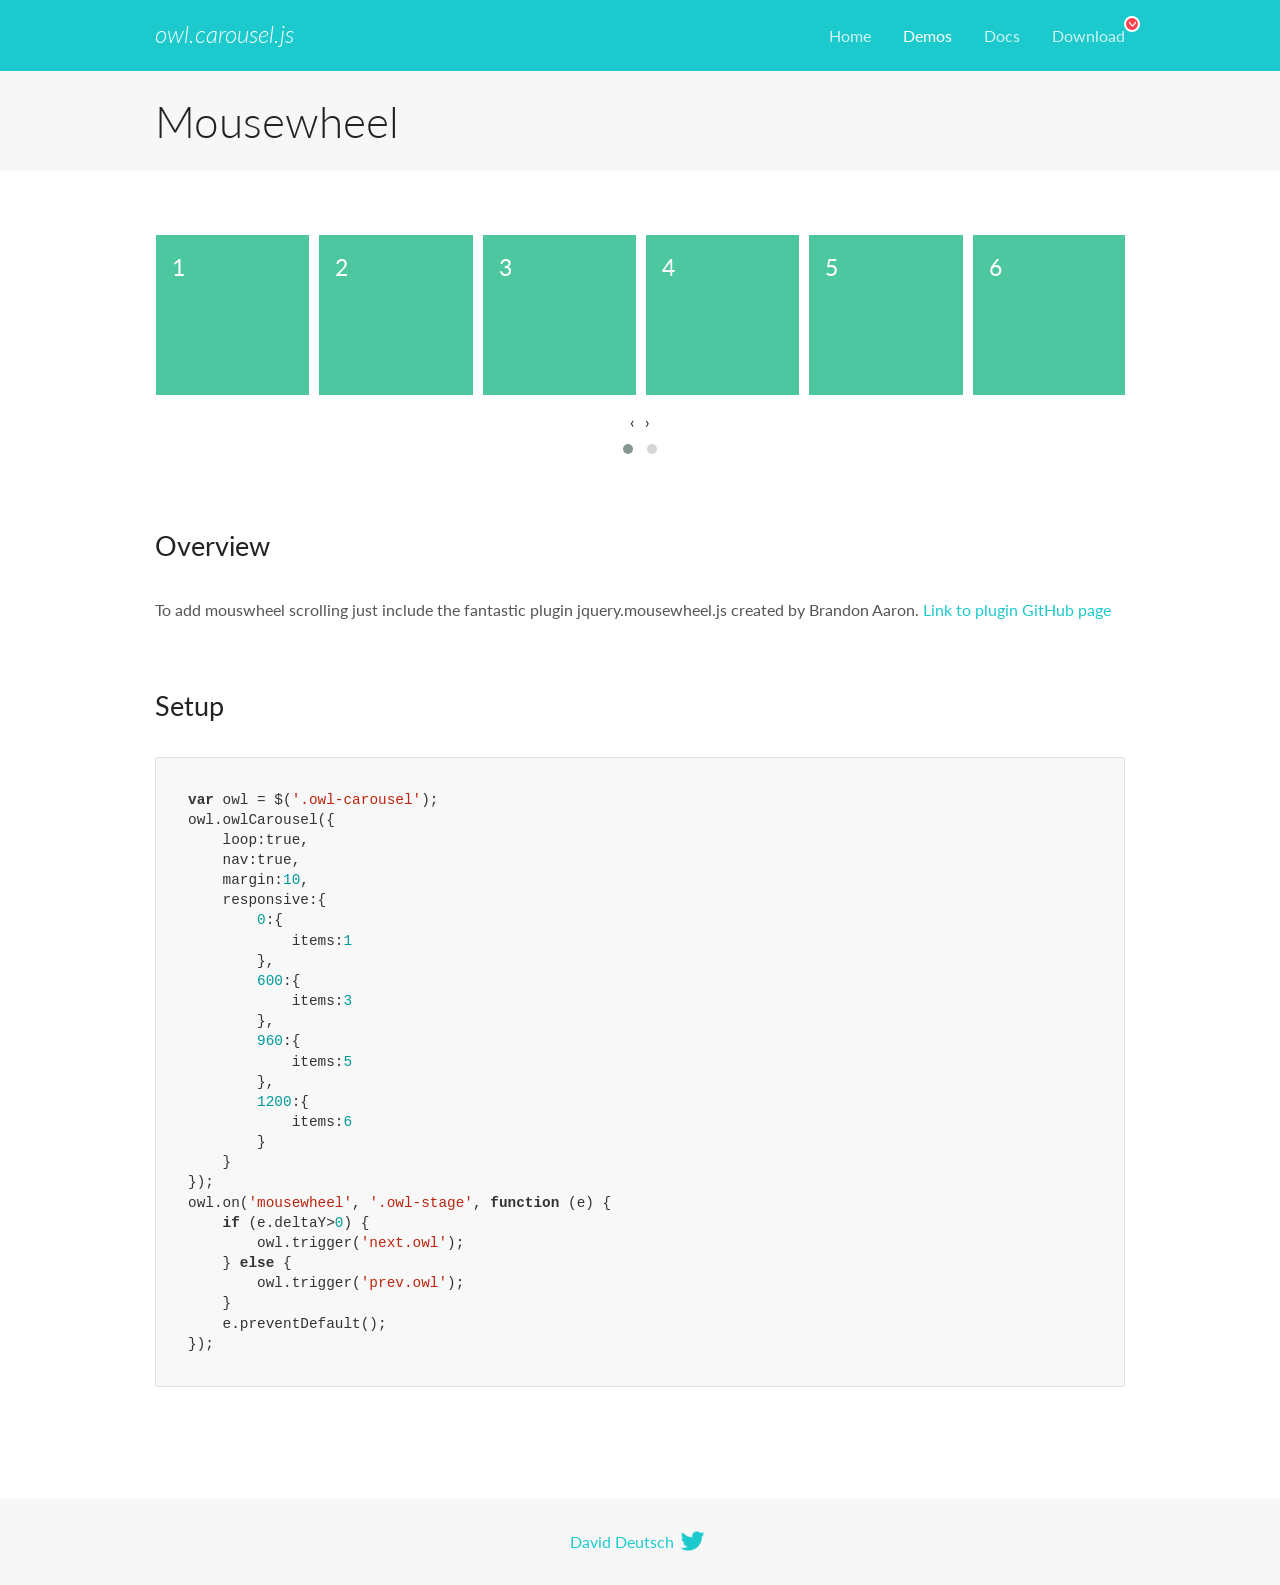
<file: OwlCarousel2-2.3.4/OwlCarousel2-2.3.4/docs/demos/mousewheel.html>
<!DOCTYPE html>
<html lang="en">
  <head>

    <!-- head -->
    <meta charset="utf-8">
    <meta name="msapplication-tap-highlight" content="no" />
    <meta name="viewport" content="width=device-width, initial-scale=1.0" />
    <meta name="description" content="Mousewheel usage demo">
    <meta name="author" content="David Deutsch">
    <title>
      Mousewheel Demo | Owl Carousel | 2.3.4
    </title>

    <!-- Stylesheets -->
    <link href='https://fonts.googleapis.com/css?family=Lato:300,400,700,400italic,300italic' rel='stylesheet' type='text/css'>
    <link rel="stylesheet" href="../assets/css/docs.theme.min.css">

    <!-- Owl Stylesheets -->
    <link rel="stylesheet" href="../assets/owlcarousel/assets/owl.carousel.min.css">
    <link rel="stylesheet" href="../assets/owlcarousel/assets/owl.theme.default.min.css">

    <!-- HTML5 shim and Respond.js IE8 support of HTML5 elements and media queries -->

    <!--[if lt IE 9]>
      <script src="https://oss.maxcdn.com/libs/html5shiv/3.7.0/html5shiv.js"></script>
      <script src="https://oss.maxcdn.com/libs/respond.js/1.3.0/respond.min.js"></script>
    <![endif]-->

    <!-- Favicons -->
    <link rel="apple-touch-icon-precomposed" sizes="144x144" href="../assets/ico/apple-touch-icon-144-precomposed.png">
    <link rel="shortcut icon" href="../assets/ico/favicon.png">
    <link rel="shortcut icon" href="favicon.ico">

    <!-- Yeah i know js should not be in header. Its required for demos.-->

    <!-- javascript -->
    <script src="../assets/vendors/jquery.min.js"></script>
    <script src="../assets/owlcarousel/owl.carousel.js"></script>
  </head>
  <body>

    <!-- header -->
    <header class="header">
      <div class="row">
        <div class="large-12 columns">
          <div class="brand left">
            <h3>
              <a href="/OwlCarousel2/">owl.carousel.js</a> 
            </h3>
          </div>
          <a id="toggle-nav" class="right">
            <span></span> <span></span> <span></span> 
          </a> 
          <div class="nav-bar">
            <ul class="clearfix">
              <li> <a href="/OwlCarousel2/index.html">Home</a>  </li>
              <li class="active">
                <a href="/OwlCarousel2/demos/demos.html">Demos</a> 
              </li>
              <li> <a href="/OwlCarousel2/docs/started-welcome.html">Docs</a>  </li>
              <li>
                <a href="https://github.com/OwlCarousel2/OwlCarousel2/archive/2.3.4.zip">Download</a> 
                <span class="download"></span> 
              </li>
            </ul>
          </div>
        </div>
      </div>
    </header>

    <!-- title -->
    <section class="title">
      <div class="row">
        <div class="large-12 columns">
          <h1>Mousewheel</h1>
        </div>
      </div>
    </section>

    <!--  Demos -->
    <section id="demos">
      <div class="row">
        <div class="large-12 columns">
          <div class="owl-carousel owl-theme">
            <div class="item">
              <h4>1</h4>
            </div>
            <div class="item">
              <h4>2</h4>
            </div>
            <div class="item">
              <h4>3</h4>
            </div>
            <div class="item">
              <h4>4</h4>
            </div>
            <div class="item">
              <h4>5</h4>
            </div>
            <div class="item">
              <h4>6</h4>
            </div>
            <div class="item">
              <h4>7</h4>
            </div>
            <div class="item">
              <h4>8</h4>
            </div>
            <div class="item">
              <h4>9</h4>
            </div>
            <div class="item">
              <h4>10</h4>
            </div>
            <div class="item">
              <h4>11</h4>
            </div>
            <div class="item">
              <h4>12</h4>
            </div>
          </div>
          <h3 id="overview">Overview</h3>
          <p>To add mouswheel scrolling just include the fantastic plugin jquery.mousewheel.js created by Brandon Aaron.
            <a href="https://github.com/brandonaaron/jquery-mousewheel">Link to plugin GitHub page</a> 
          </p>
          <h3 id="setup">Setup</h3>
          <pre><code>var owl = $(&#39;.owl-carousel&#39;);
owl.owlCarousel({
    loop:true,
    nav:true,
    margin:10,
    responsive:{
        0:{
            items:1
        },
        600:{
            items:3
        },            
        960:{
            items:5
        },
        1200:{
            items:6
        }
    }
});
owl.on(&#39;mousewheel&#39;, &#39;.owl-stage&#39;, function (e) {
    if (e.deltaY&gt;0) {
        owl.trigger(&#39;next.owl&#39;);
    } else {
        owl.trigger(&#39;prev.owl&#39;);
    }
    e.preventDefault();
});</code></pre>
          <script src="../assets/vendors/jquery.mousewheel.min.js"></script>
          <script>
            $(document).ready(function() {
              var owl = $('.owl-carousel');
              owl.owlCarousel({
                loop: true,
                nav: true,
                margin: 10,
                responsive: {
                  0: {
                    items: 1
                  },
                  600: {
                    items: 3
                  },
                  960: {
                    items: 5
                  },
                  1200: {
                    items: 6
                  }
                }
              });
              owl.on('mousewheel', '.owl-stage', function(e) {
                if (e.deltaY > 0) {
                  owl.trigger('next.owl');
                } else {
                  owl.trigger('prev.owl');
                }
                e.preventDefault();
              });
            })
          </script>
        </div>
      </div>
    </section>

    <!-- footer -->
    <footer class="footer">
      <div class="row">
        <div class="large-12 columns">
          <h5>
            <a href="/OwlCarousel2/docs/support-contact.html">David Deutsch</a> 
            <a id="custom-tweet-button" href="https://twitter.com/share?url=https://github.com/OwlCarousel2/OwlCarousel2&text=Owl Carousel - This is so awesome! " target="_blank"></a> 
          </h5>
        </div>
      </div>
    </footer>

    <!-- vendors -->
    <script src="../assets/vendors/highlight.js"></script>
    <script src="../assets/js/app.js"></script>
  </body>
</html>
</file>
<file: style/main.css>
:root{
   --preto: #141414;
    --vermelho: #e50914;

}


*{
    margin: 0;
    padding: 0;
    box-sizing: border-box;
}

body{
    background:var(--preto);
    font-family: 'arial', Times, serif;
    color:white;
}
header .logo{
    margin-left: 5px;
    color:var(--vermelho);
    font-family: "arial black", Times;
    font-size: 40px;
}

header nav a{
    text-decoration: none;
    color:#AAA;
    margin-right: 10px;
}

/*colocamos o :hover que funciona como uma função mouseon para mudar a cor*/
header nav a:hover{
    color:#fff;
}
header .container{
    display: flex;
    align-items: center;
    justify-content: space-between;
}

.filme-principal{
    font-size: 16px;
    background-image: url(img/bannerofc.jpg);
    padding-left: 10px;
    margin-bottom: 10px;

    height:500px;
    background-size: cover;

    display: flex;
    flex-direction: column;
    justify-content: center;
    align-items: flex-start;
    
}

.descricao{
    margin-bottom: 30px;}

.titulo{
    margin-bottom: 40px;
    margin-top: 15px;
    font-size: 40px;
    font-family: 'Trebuchet MS', 'Lucida Sans Unicode', 'Lucida Grande', 'Lucida Sans', Arial, sans-serif;
}

/*A função transition causa uma leve suavidade para a animação */
.botao{
    background-color: rgba(0,0,0,.50);
    color: white;
    border: none;

    padding: 15px;
    transition: .3s ease all;
    border-radius: 10px;
}

.botao:hover{
    background-color: white;
    color: var(--preto);

}

.botao i {
    margin-right: 5px;
}

.filme-principal .container{
    width: 65%;
}

.box-animes{
    width: 100% ;
    height: 100%;
    display:block;
}
.teste {
    text-decoration: none;
    color: white;
}
.teste2{
    text-decoration: none;
    color: white;
}

.container2{
    display: flex;
    align-items: center;
    justify-content: space-between;
    margin-bottom: 10px;
}



.both{
    background-image: url(img/background.jpg);
    height: 550px;


    justify-content: center;
    display: flex;
    align-items: flex-start;
    background-size: cover;
}

.newtitulo{
    font-size: 40px;
    font-family: Arial, Helvetica, sans-serif;
    margin-top: 30px;
    margin-bottom: 30px;
}

.newsinopse{
    width: 50%;
}

.text{
    margin-top: 10px;

}
</file>
<file: style/responsive.css>
@media screen and (max-width: 700px){
    header .container{
        display: flex;
        flex-direction: column;
    }
}
@media screen and (min-width: 1000px){
    .descricao{
        width: 50%;
    }
}
</file>
